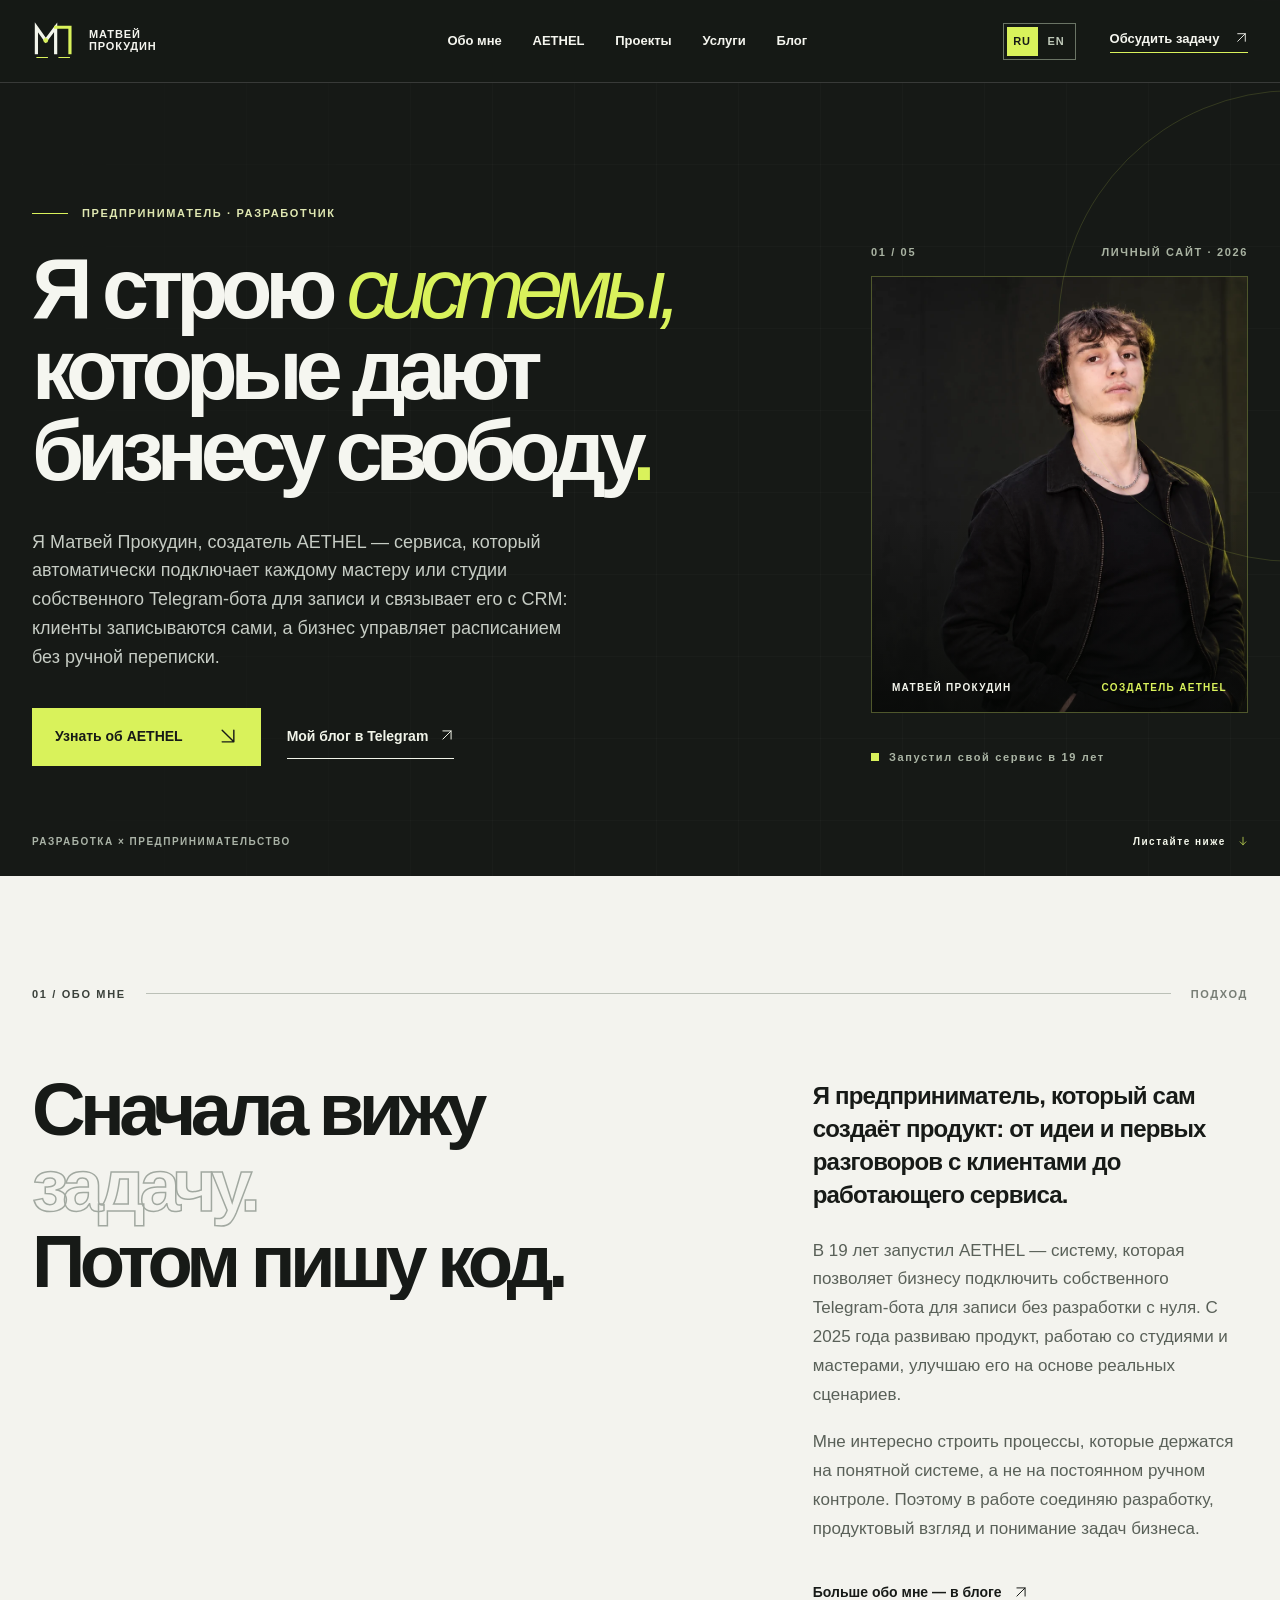
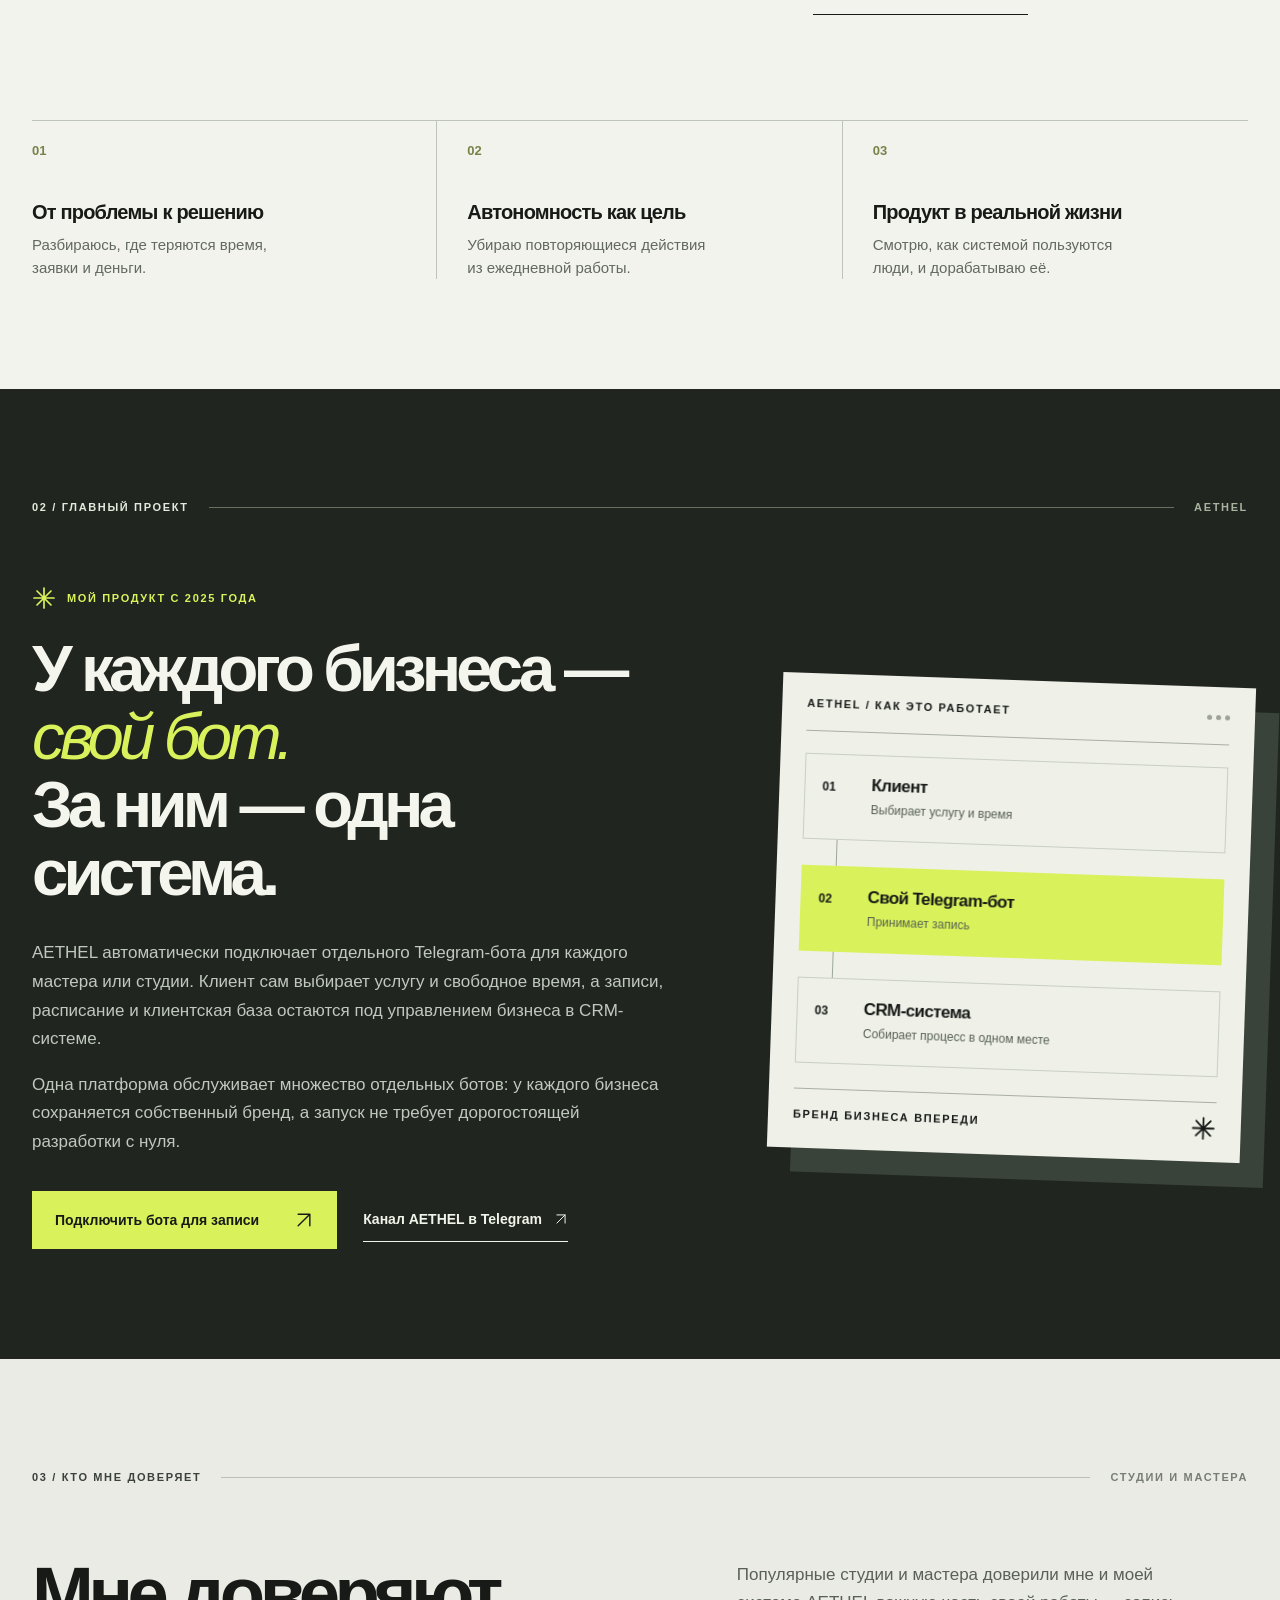
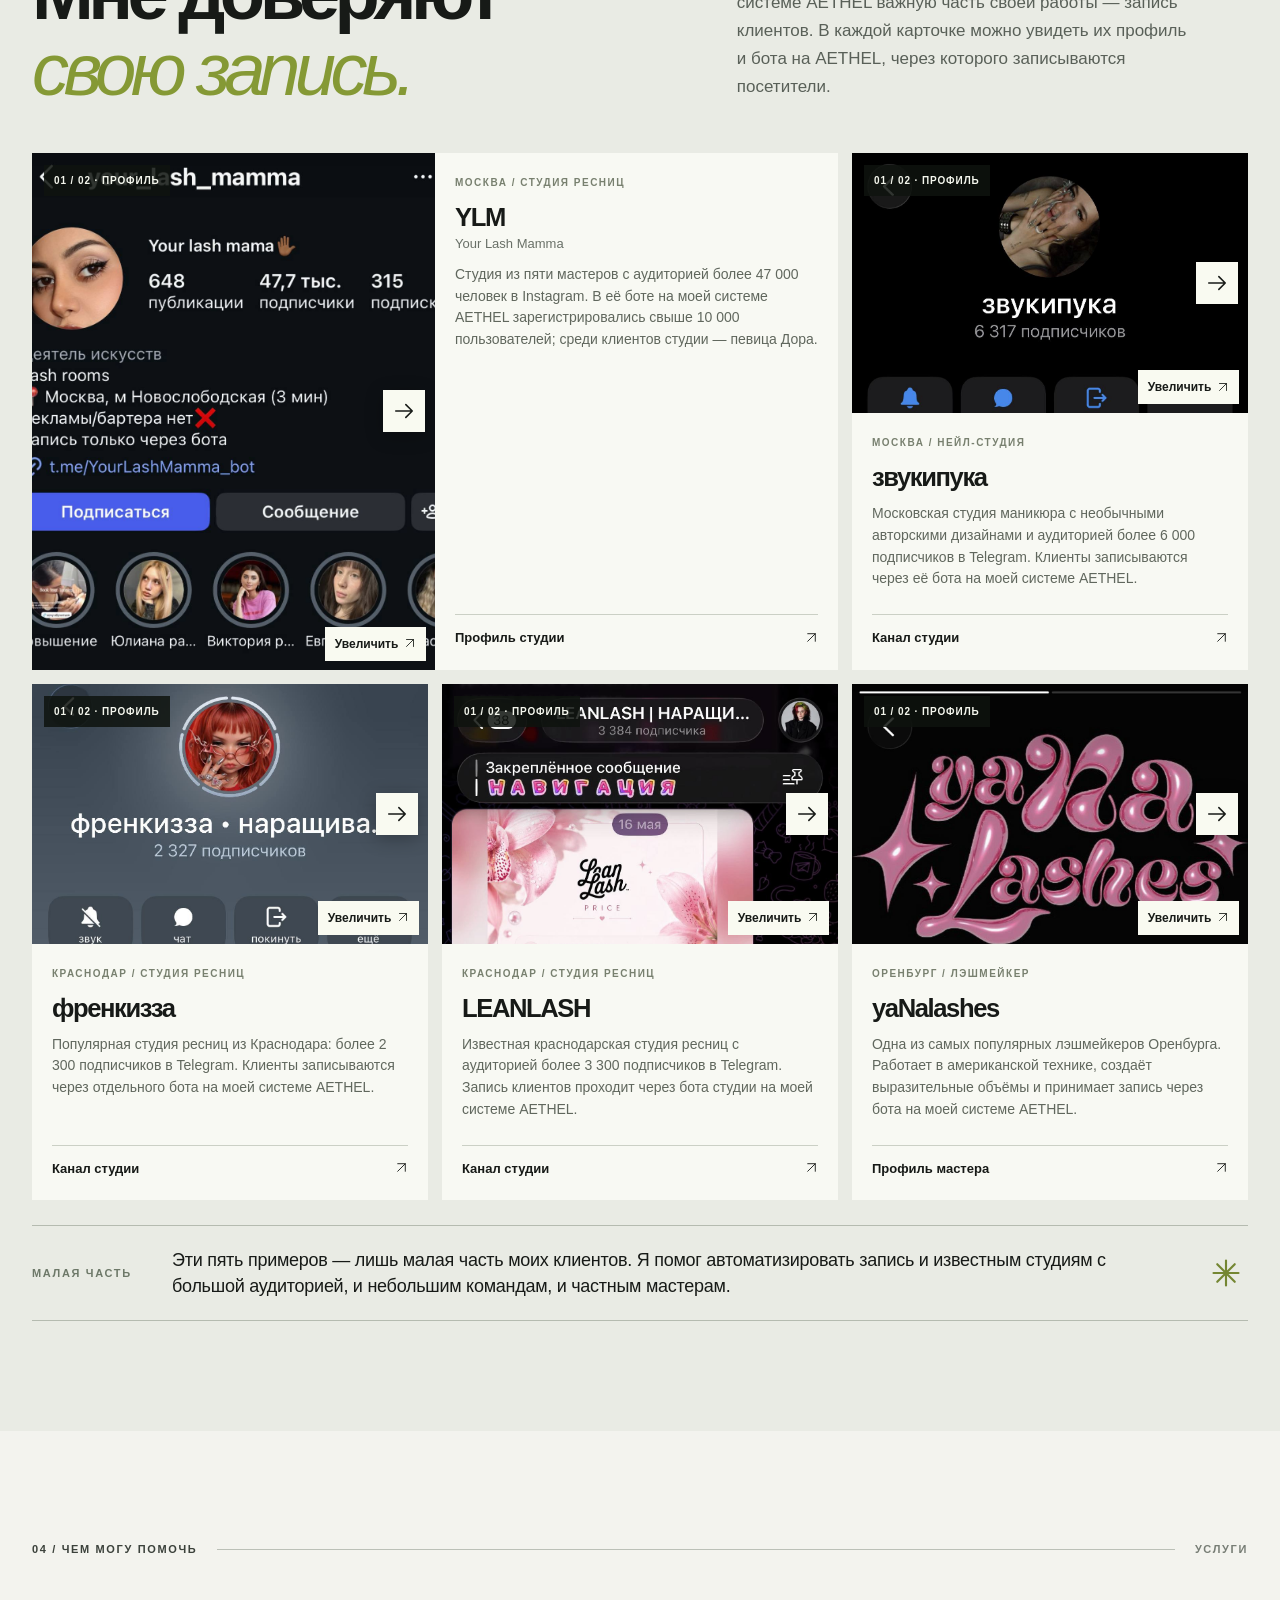
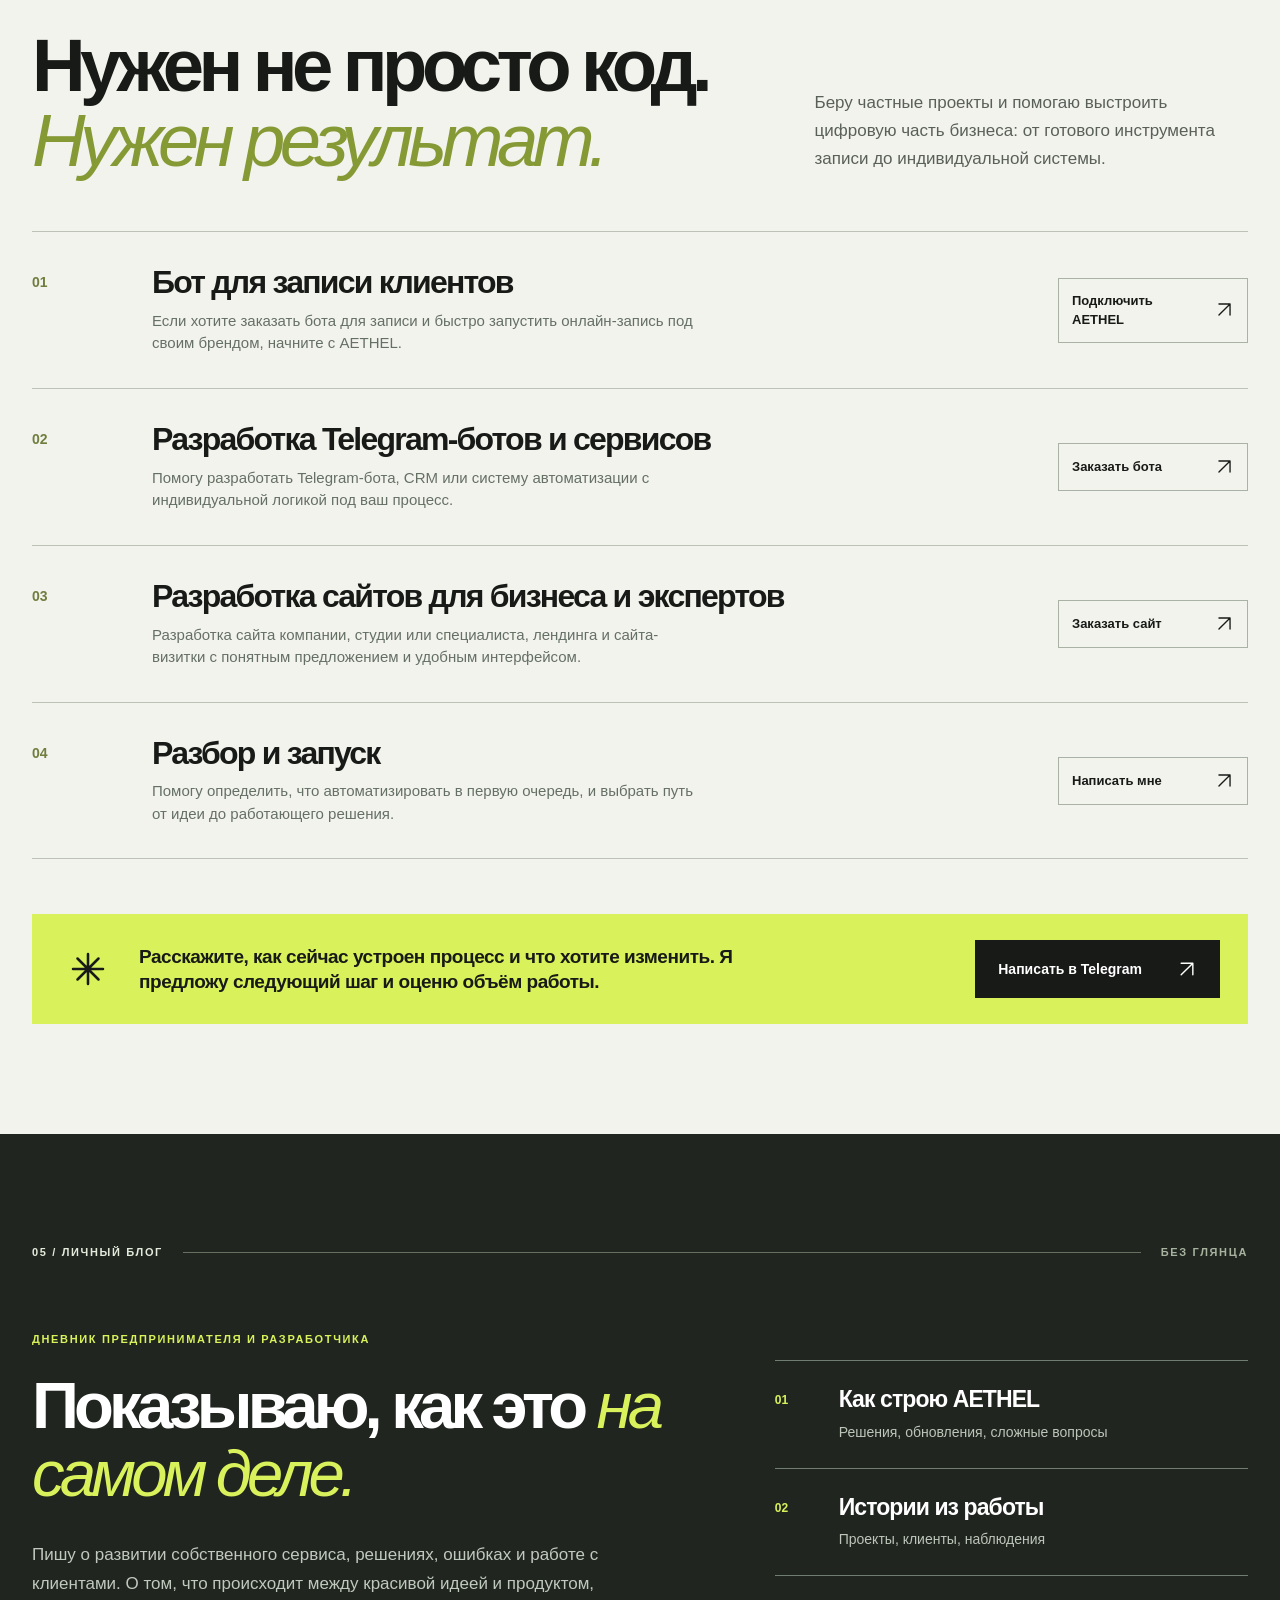
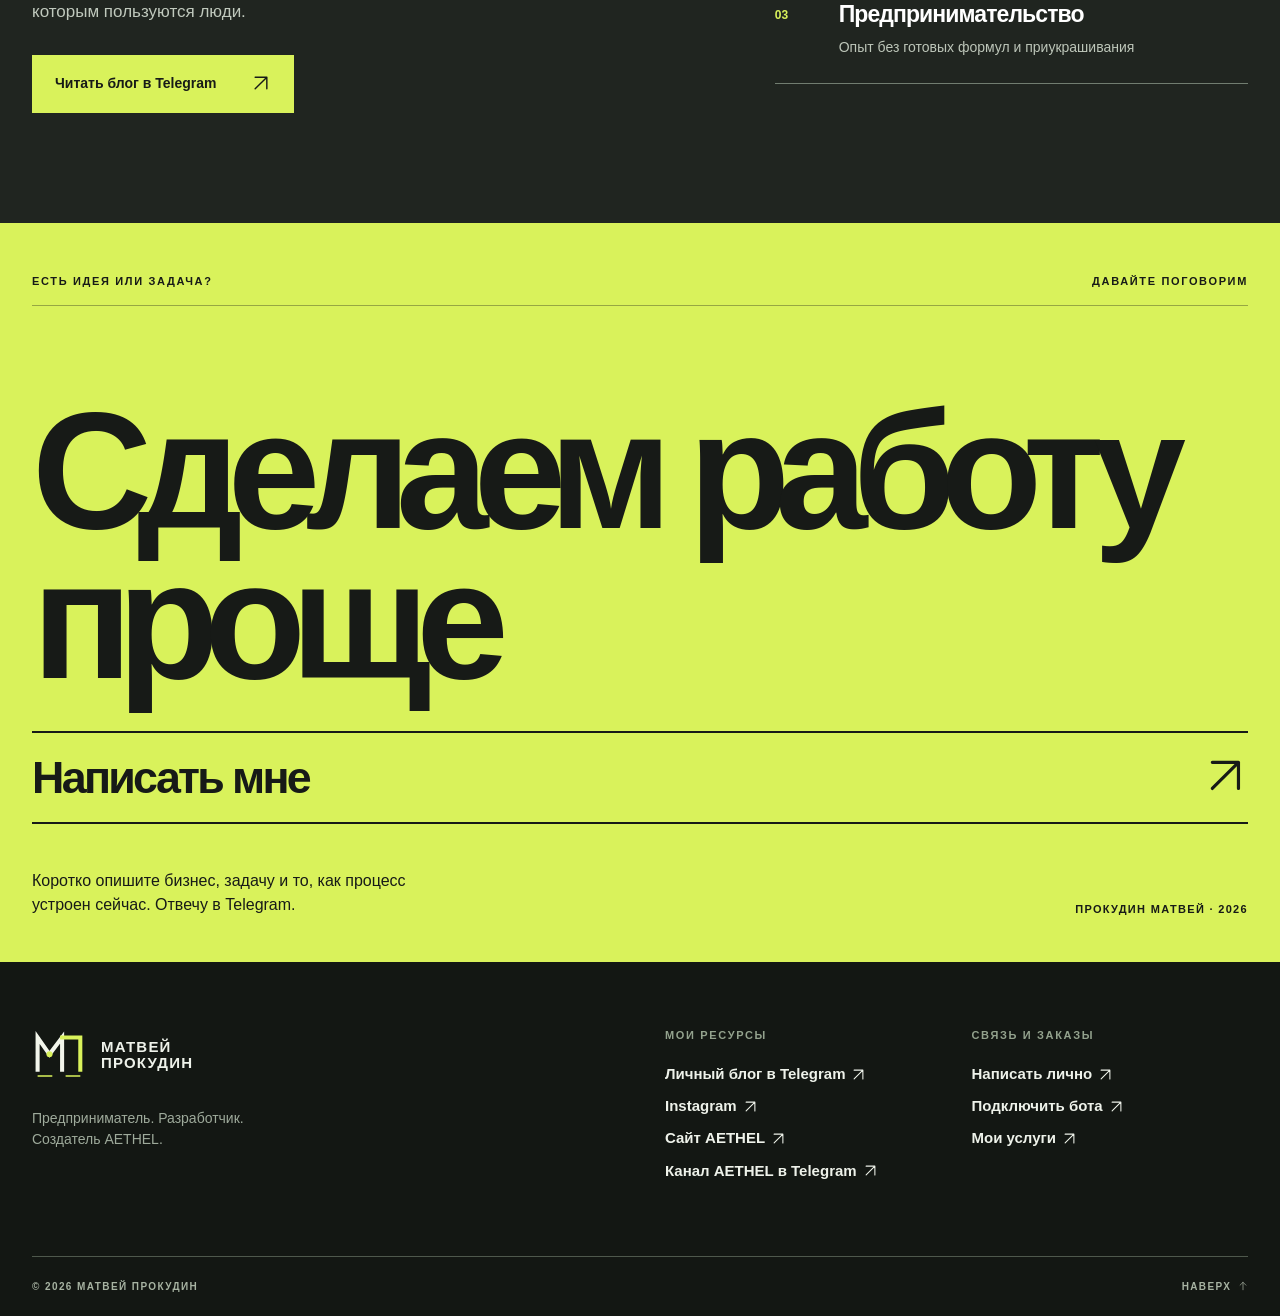
<file: index.html>
<!doctype html>
<html lang="ru">
<head>
  <meta charset="utf-8">
  <!-- Yandex.Metrika counter -->
  <script type="text/javascript">
    (function(m,e,t,r,i,k,a){
        m[i]=m[i]||function(){(m[i].a=m[i].a||[]).push(arguments)};
        m[i].l=1*new Date();
        for (var j = 0; j < document.scripts.length; j++) {if (document.scripts[j].src === r) { return; }}
        k=e.createElement(t),a=e.getElementsByTagName(t)[0],k.async=1,k.src=r,a.parentNode.insertBefore(k,a)
    })(window, document,'script','https://mc.yandex.ru/metrika/tag.js?id=113586801', 'ym');

    ym(113586801, 'init', {ssr:true, webvisor:true, clickmap:true, ecommerce:"dataLayer", referrer: document.referrer, url: location.href, accurateTrackBounce:true, trackLinks:true});
  </script>
  <!-- /Yandex.Metrika counter -->
  <script src="analytics.js" defer></script>
  <meta name="viewport" content="width=device-width, initial-scale=1">
  <meta name="theme-color" content="#161916">
  <meta name="description" content="Создатель AETHEL: Telegram-боты для записи клиентов студий и мастеров. Разработка ботов и сайтов на заказ, CRM и автоматизация бизнеса.">
  <meta name="author" content="Матвей Прокудин">
  <meta property="og:type" content="website">
  <meta property="og:locale" content="ru_RU">
  <meta property="og:title" content="Матвей Прокудин — разработка Telegram-ботов и сайтов">
  <meta property="og:description" content="Создатель AETHEL: Telegram-боты для записи клиентов студий и мастеров. Разработка ботов и сайтов на заказ, CRM и автоматизация бизнеса.">
  <meta name="twitter:card" content="summary_large_image">
  <meta name="twitter:title" content="Матвей Прокудин — разработка Telegram-ботов и сайтов">
  <meta name="twitter:description" content="Создатель AETHEL: Telegram-боты для записи клиентов студий и мастеров. Разработка ботов и сайтов на заказ, CRM и автоматизация бизнеса.">
  <meta name="twitter:image" content="https://prokudin-m.ru/assets/matvey-social.jpg">
  <meta name="twitter:image:alt" content="Матвей Прокудин, создатель AETHEL">
  <meta property="og:url" content="https://prokudin-m.ru/">
  <meta property="og:site_name" content="Матвей Прокудин">
  <meta property="og:locale:alternate" content="en_US">
  <meta property="og:image" content="https://prokudin-m.ru/assets/matvey-social.jpg">
  <meta property="og:image:type" content="image/jpeg">
  <meta property="og:image:width" content="1200">
  <meta property="og:image:height" content="800">
  <meta property="og:image:alt" content="Матвей Прокудин, создатель AETHEL">
  <link rel="canonical" href="https://prokudin-m.ru/">
  <link rel="alternate" hreflang="ru" href="https://prokudin-m.ru/">
  <link rel="alternate" hreflang="en" href="https://prokudin-m.ru/en/">
  <link rel="alternate" hreflang="x-default" href="https://prokudin-m.ru/">
  <title>Матвей Прокудин — разработка Telegram-ботов и сайтов</title>
  <link rel="icon" type="image/png" sizes="96x96" href="/favicon.png">
  <link rel="shortcut icon" type="image/x-icon" href="/favicon.ico">
  <link rel="apple-touch-icon" sizes="180x180" href="/apple-touch-icon.png">
  <link rel="stylesheet" href="style.css">
  <script type="application/ld+json">{"@context":"https://schema.org","@graph":[{"@type":"Person","name":"Матвей Прокудин","alternateName":"Прокудин Матвей","jobTitle":"Предприниматель и разработчик","description":"Создатель AETHEL, сервиса Telegram-ботов для записи клиентов на собственной CRM-системе. Разрабатывает ботов, сайты и системы автоматизации бизнеса.","knowsAbout":["Разработка Telegram-ботов","Разработка сайтов","Автоматизация бизнес-процессов","CRM-системы"],"sameAs":["https://t.me/Matvey_Prokudin","https://www.instagram.com/prokudin.matvey/"],"@id":"https://prokudin-m.ru/#person","url":"https://prokudin-m.ru/","image":"https://prokudin-m.ru/assets/matvey-social.jpg"},{"@type":"WebSite","@id":"https://prokudin-m.ru/#website","url":"https://prokudin-m.ru/","name":"Matvey Prokudin / Матвей Прокудин","inLanguage":["ru","en"],"publisher":{"@id":"https://prokudin-m.ru/#person"}},{"@type":"ProfilePage","@id":"https://prokudin-m.ru/#page","url":"https://prokudin-m.ru/","name":"Матвей Прокудин — разработка Telegram-ботов и сайтов","description":"Создатель AETHEL: Telegram-боты для записи клиентов студий и мастеров. Разработка ботов и сайтов на заказ, CRM и автоматизация бизнеса.","inLanguage":"ru","isPartOf":{"@id":"https://prokudin-m.ru/#website"},"mainEntity":{"@id":"https://prokudin-m.ru/#person"}}]}</script>
</head>
<body data-page-kind="home">
  <noscript><div><img src="https://mc.yandex.ru/watch/113586801" style="position:absolute; left:-9999px;" alt="" /></div></noscript>
  <a class="skip-link" href="#main" data-analytics-id="link_01">Перейти к содержанию</a>
  <header class="site-header">
    <div class="shell header-inner">
      <a class="brand" href="#top" aria-label="Матвей Прокудин — на главную" data-analytics-id="link_02"><img class="brand-mark" src="assets/logo-mark.svg" alt="" width="44" height="44"><span class="brand-name">МАТВЕЙ<br>ПРОКУДИН</span></a>
      <nav class="desktop-nav" aria-label="Основная навигация">
        <a href="#about" data-analytics-id="link_03">Обо мне</a><a href="#aethel" data-analytics-id="link_04">AETHEL</a><a href="#work" data-analytics-id="link_05">Проекты</a><a href="#services" data-analytics-id="link_06">Услуги</a><a href="#blog" data-analytics-id="link_07">Блог</a>
      </nav>
      <nav class="language-switch" aria-label="Язык сайта"><a href="./" lang="ru" aria-current="page" data-analytics-id="link_08">RU</a><a href="en/" lang="en" data-lang-link data-analytics-id="link_09">EN</a></nav>
      <a class="header-contact" href="https://t.me/prokudin_matvey" target="_blank" rel="noopener noreferrer" data-analytics-id="link_10" data-analytics-goal="contact_telegram">Обсудить задачу <span aria-hidden="true"><svg class="icon icon-arrow icon-arrow-up-right" xmlns="http://www.w3.org/2000/svg" viewBox="0 0 24 24" width="24" height="24" fill="none" stroke="currentColor" stroke-width="1.7" stroke-linecap="round" stroke-linejoin="round" aria-hidden="true" focusable="false"><path d="M5 19 19 5M5 5h14v14"></path></svg></span></a>
      <button class="menu-toggle" type="button" aria-expanded="false" aria-controls="mobile-menu" aria-label="Открыть меню"><span></span><span></span></button>
    </div>
    <nav class="mobile-nav" id="mobile-menu" aria-label="Мобильная навигация" hidden>
      <a href="#about" data-analytics-id="link_11">Обо мне</a><a href="#aethel" data-analytics-id="link_12">AETHEL</a><a href="#work" data-analytics-id="link_13">Проекты</a><a href="#services" data-analytics-id="link_14">Услуги</a><a href="#blog" data-analytics-id="link_15">Блог</a><a href="#contact" data-analytics-id="link_16">Контакты</a>
    </nav>
  </header>

  <main id="main">
    <section class="hero" id="top" aria-labelledby="hero-title" data-analytics-section="top">
      <div class="hero-grid" aria-hidden="true"></div>
      <div class="shell hero-inner">
        <div class="hero-copy">
          <div class="eyebrow hero-eyebrow"><span class="eyebrow-line"></span> ПРЕДПРИНИМАТЕЛЬ · РАЗРАБОТЧИК</div>
          <h1 id="hero-title">Я строю <em>системы,</em><br>которые дают<br>бизнесу свободу<span class="accent-period">.</span></h1>
          <p class="hero-lead">Я Матвей Прокудин, создатель AETHEL — сервиса, который автоматически подключает каждому мастеру или студии собственного Telegram-бота для записи и связывает его с CRM: клиенты записываются сами, а бизнес управляет расписанием без ручной переписки.</p>
          <div class="hero-actions"><a class="button button-lime" href="#aethel" data-analytics-id="link_17">Узнать об AETHEL <span aria-hidden="true"><svg class="icon icon-arrow icon-arrow-down-right" xmlns="http://www.w3.org/2000/svg" viewBox="0 0 24 24" width="24" height="24" fill="none" stroke="currentColor" stroke-width="1.7" stroke-linecap="round" stroke-linejoin="round" aria-hidden="true" focusable="false"><path d="M5 5 19 19M5 19h14V5"></path></svg></span></a><a class="text-link light-link" href="https://t.me/Matvey_Prokudin" target="_blank" rel="noopener noreferrer" data-analytics-id="link_18" data-analytics-goal="blog_telegram">Мой блог в Telegram <span aria-hidden="true"><svg class="icon icon-arrow icon-arrow-up-right" xmlns="http://www.w3.org/2000/svg" viewBox="0 0 24 24" width="24" height="24" fill="none" stroke="currentColor" stroke-width="1.7" stroke-linecap="round" stroke-linejoin="round" aria-hidden="true" focusable="false"><path d="M5 19 19 5M5 5h14v14"></path></svg></span></a></div>
        </div>
        <div class="hero-aside" aria-label="Кратко обо мне">
          <div class="hero-index"><span>01 / 05</span><span>ЛИЧНЫЙ САЙТ · 2026</span></div>
          <figure class="hero-portrait"><img src="assets/matvey-hero.webp" alt="Матвей Прокудин в чёрной куртке на тёмном фоне" width="1536" height="1024" fetchpriority="high"><figcaption><span>МАТВЕЙ ПРОКУДИН</span><span>СОЗДАТЕЛЬ AETHEL</span></figcaption></figure>
          <div class="hero-footnote"><span class="tiny-square"></span> Запустил свой сервис в 19 лет</div>
        </div>
      </div>
      <div class="shell hero-bottom"><span>РАЗРАБОТКА × ПРЕДПРИНИМАТЕЛЬСТВО</span><a href="#about" data-analytics-id="link_19">Листайте ниже <span aria-hidden="true"><svg class="icon icon-arrow icon-arrow-down" xmlns="http://www.w3.org/2000/svg" viewBox="0 0 24 24" width="24" height="24" fill="none" stroke="currentColor" stroke-width="1.7" stroke-linecap="round" stroke-linejoin="round" aria-hidden="true" focusable="false"><path d="M12 3v18M5 14l7 7 7-7"></path></svg></span></a></div>
    </section>

    <section class="section about-section" id="about" aria-labelledby="about-title" data-analytics-section="about">
      <div class="shell">
        <div class="section-head"><span class="section-no">01 / ОБО МНЕ</span><span class="section-rule"></span><span class="section-side">ПОДХОД</span></div>
        <div class="about-layout">
          <div class="about-heading" data-code-reveal><div class="code-reveal" aria-hidden="true"><span><i>const</i> problem = <b>business.process</b>;</span><span><i>if</i> (manualWork) <b>automate</b>();</span><span><i>for</i> (client <b>of</b> clients) {</span><span>&nbsp;&nbsp;system.<b>simplify</b>(client);</span><span>}</span></div><h2 class="display-title" id="about-title">Сначала вижу<br><span class="outline-word">задачу.</span><br>Потом пишу код.</h2></div>
          <div class="about-content"><p class="lead-copy">Я предприниматель, который сам создаёт продукт: от идеи и первых разговоров с клиентами до работающего сервиса.</p><p>В 19 лет запустил AETHEL — систему, которая позволяет бизнесу подключить собственного Telegram-бота для записи без разработки с нуля. С 2025 года развиваю продукт, работаю со студиями и мастерами, улучшаю его на основе реальных сценариев.</p><p>Мне интересно строить процессы, которые держатся на понятной системе, а не на постоянном ручном контроле. Поэтому в работе соединяю разработку, продуктовый взгляд и понимание задач бизнеса.</p><a class="text-link dark-link" href="https://t.me/Matvey_Prokudin" target="_blank" rel="noopener noreferrer" data-analytics-id="link_20" data-analytics-goal="blog_telegram">Больше обо мне — в блоге <span aria-hidden="true"><svg class="icon icon-arrow icon-arrow-up-right" xmlns="http://www.w3.org/2000/svg" viewBox="0 0 24 24" width="24" height="24" fill="none" stroke="currentColor" stroke-width="1.7" stroke-linecap="round" stroke-linejoin="round" aria-hidden="true" focusable="false"><path d="M5 19 19 5M5 5h14v14"></path></svg></span></a></div>
        </div>
        <div class="principles" aria-label="Мой подход"><div><span>01</span><strong>От проблемы к решению</strong><p>Разбираюсь, где теряются время, заявки и деньги.</p></div><div><span>02</span><strong>Автономность как цель</strong><p>Убираю повторяющиеся действия из ежедневной работы.</p></div><div><span>03</span><strong>Продукт в реальной жизни</strong><p>Смотрю, как системой пользуются люди, и дорабатываю её.</p></div></div>
      </div>
    </section>

    <section class="section aethel-section" id="aethel" aria-labelledby="aethel-title" data-analytics-section="aethel">
      <div class="shell">
        <div class="section-head section-head-dark"><span class="section-no">02 / ГЛАВНЫЙ ПРОЕКТ</span><span class="section-rule"></span><span class="section-side">AETHEL</span></div>
        <div class="aethel-layout">
          <div class="aethel-copy"><div class="product-kicker"><span class="product-spark" aria-hidden="true"><svg class="icon icon-spark icon-spark" xmlns="http://www.w3.org/2000/svg" viewBox="0 0 24 24" width="24" height="24" fill="none" stroke="currentColor" stroke-width="1.7" stroke-linecap="round" stroke-linejoin="round" aria-hidden="true" focusable="false"><path d="M12 2v20M2 12h20M5 5l14 14M5 19 19 5"></path></svg></span> МОЙ ПРОДУКТ С 2025 ГОДА</div><h2 id="aethel-title">У каждого бизнеса — <em>свой бот.</em><br>За ним — одна система.</h2><p>AETHEL автоматически подключает отдельного Telegram-бота для каждого мастера или студии. Клиент сам выбирает услугу и свободное время, а записи, расписание и клиентская база остаются под управлением бизнеса в CRM-системе.</p><p>Одна платформа обслуживает множество отдельных ботов: у каждого бизнеса сохраняется собственный бренд, а запуск не требует дорогостоящей разработки с нуля.</p><div class="product-actions"><a class="button button-lime" href="https://www.aethelbotstore.ru/" target="_blank" rel="noopener noreferrer" data-analytics-id="link_21" data-analytics-goal="aethel_connect">Подключить бота для записи <span aria-hidden="true"><svg class="icon icon-arrow icon-arrow-up-right" xmlns="http://www.w3.org/2000/svg" viewBox="0 0 24 24" width="24" height="24" fill="none" stroke="currentColor" stroke-width="1.7" stroke-linecap="round" stroke-linejoin="round" aria-hidden="true" focusable="false"><path d="M5 19 19 5M5 5h14v14"></path></svg></span></a><a class="text-link light-link" href="https://t.me/AETHEL_bots" target="_blank" rel="noopener noreferrer" data-analytics-id="link_22" data-analytics-goal="aethel_channel">Канал AETHEL в Telegram <span aria-hidden="true"><svg class="icon icon-arrow icon-arrow-up-right" xmlns="http://www.w3.org/2000/svg" viewBox="0 0 24 24" width="24" height="24" fill="none" stroke="currentColor" stroke-width="1.7" stroke-linecap="round" stroke-linejoin="round" aria-hidden="true" focusable="false"><path d="M5 19 19 5M5 5h14v14"></path></svg></span></a></div></div>
          <div class="system-visual" aria-label="Как устроен AETHEL"><div class="visual-header"><span>AETHEL / КАК ЭТО РАБОТАЕТ</span><span class="visual-dots" aria-hidden="true"><i></i><i></i><i></i></span></div><div class="flow-list"><div class="flow-row"><b>01</b><span>Клиент</span><strong>Выбирает услугу и время</strong></div><div class="flow-line" aria-hidden="true"></div><div class="flow-row active"><b>02</b><span>Свой Telegram-бот</span><strong>Принимает запись</strong></div><div class="flow-line" aria-hidden="true"></div><div class="flow-row"><b>03</b><span>CRM-система</span><strong>Собирает процесс в одном месте</strong></div></div><div class="visual-footer"><span>БРЕНД БИЗНЕСА ВПЕРЕДИ</span><span aria-hidden="true"><svg class="icon icon-spark icon-spark" xmlns="http://www.w3.org/2000/svg" viewBox="0 0 24 24" width="24" height="24" fill="none" stroke="currentColor" stroke-width="1.7" stroke-linecap="round" stroke-linejoin="round" aria-hidden="true" focusable="false"><path d="M12 2v20M2 12h20M5 5l14 14M5 19 19 5"></path></svg></span></div></div>
        </div>
      </div>
    </section>

    <section class="section proof-section" id="work" aria-labelledby="work-title" data-analytics-section="work">
      <div class="shell">
        <div class="section-head"><span class="section-no">03 / КТО МНЕ ДОВЕРЯЕТ</span><span class="section-rule"></span><span class="section-side">СТУДИИ И МАСТЕРА</span></div>
        <div class="proof-intro"><h2 class="display-title" id="work-title">Мне доверяют<br><em>свою запись.</em></h2><p>Популярные студии и мастера доверили мне и моей системе AETHEL важную часть своей работы — запись клиентов. В каждой карточке можно увидеть их профиль и бота на AETHEL, через которого записываются посетители.</p></div>
        <div class="proof-grid">
          <article class="proof-card proof-card-featured" data-analytics-client="ylm">
            <div class="proof-image" data-carousel aria-label="Фото студии YLM и её бота для записи">
              <div class="proof-slide"><img src="assets/ylm.jpg" alt="Профиль YLM с аудиторией 47,7 тысячи подписчиков" loading="lazy" width="1171" height="1306"></div>
              <div class="proof-slide proof-slide-bot" hidden><img src="assets/ylm-bot.jpg" alt="Собственный Telegram-бот студии YLM для записи на ресницы" loading="lazy" width="1178" height="2287"></div>
              <span class="proof-count" aria-live="polite">01 / 02 · ПРОФИЛЬ</span>
              <button class="slide-arrow slide-prev" type="button" aria-label="Показать профиль YLM" hidden><svg class="icon icon-arrow icon-arrow-left" xmlns="http://www.w3.org/2000/svg" viewBox="0 0 24 24" width="24" height="24" fill="none" stroke="currentColor" stroke-width="1.7" stroke-linecap="round" stroke-linejoin="round" aria-hidden="true" focusable="false"><path d="M21 12H3M10 5l-7 7 7 7"></path></svg></button><button class="slide-arrow slide-next" type="button" aria-label="Показать бота YLM"><svg class="icon icon-arrow icon-arrow-right" xmlns="http://www.w3.org/2000/svg" viewBox="0 0 24 24" width="24" height="24" fill="none" stroke="currentColor" stroke-width="1.7" stroke-linecap="round" stroke-linejoin="round" aria-hidden="true" focusable="false"><path d="M3 12h18M14 5l7 7-7 7"></path></svg></button>
              <button type="button" class="view-image" aria-label="Увеличить текущее фото YLM">Увеличить <span aria-hidden="true"><svg class="icon icon-arrow icon-arrow-up-right" xmlns="http://www.w3.org/2000/svg" viewBox="0 0 24 24" width="24" height="24" fill="none" stroke="currentColor" stroke-width="1.7" stroke-linecap="round" stroke-linejoin="round" aria-hidden="true" focusable="false"><path d="M5 19 19 5M5 5h14v14"></path></svg></span></button>
            </div>
            <div class="proof-info"><span>МОСКВА / СТУДИЯ РЕСНИЦ</span><h3>YLM <small>Your Lash Mamma</small></h3><p>Студия из пяти мастеров с аудиторией более 47 000 человек в Instagram. В её боте на моей системе AETHEL зарегистрировались свыше 10 000 пользователей; среди клиентов студии — певица Дора.</p><a href="https://www.instagram.com/your_lash_mamma/" target="_blank" rel="noopener noreferrer" data-analytics-id="link_23" data-analytics-goal="client_profile">Профиль студии <span aria-hidden="true"><svg class="icon icon-arrow icon-arrow-up-right" xmlns="http://www.w3.org/2000/svg" viewBox="0 0 24 24" width="24" height="24" fill="none" stroke="currentColor" stroke-width="1.7" stroke-linecap="round" stroke-linejoin="round" aria-hidden="true" focusable="false"><path d="M5 19 19 5M5 5h14v14"></path></svg></span></a></div>
          </article>
          <article class="proof-card" data-analytics-client="zvukipuka">
            <div class="proof-image" data-carousel aria-label="Фото студии звукипука и её бота для записи">
              <div class="proof-slide"><img src="assets/zvukipuka.jpg" alt="Telegram-канал студии звукипука с более чем 6 тысячами подписчиков" loading="lazy" width="1175" height="1601"></div>
              <div class="proof-slide proof-slide-bot" hidden><img src="assets/zvukipuka-bot.jpg" alt="Telegram-бот студии звукипука для записи на маникюр" loading="lazy" width="1171" height="2305"></div>
              <span class="proof-count" aria-live="polite">01 / 02 · ПРОФИЛЬ</span>
              <button class="slide-arrow slide-prev" type="button" aria-label="Показать профиль звукипука" hidden><svg class="icon icon-arrow icon-arrow-left" xmlns="http://www.w3.org/2000/svg" viewBox="0 0 24 24" width="24" height="24" fill="none" stroke="currentColor" stroke-width="1.7" stroke-linecap="round" stroke-linejoin="round" aria-hidden="true" focusable="false"><path d="M21 12H3M10 5l-7 7 7 7"></path></svg></button><button class="slide-arrow slide-next" type="button" aria-label="Показать бота звукипука"><svg class="icon icon-arrow icon-arrow-right" xmlns="http://www.w3.org/2000/svg" viewBox="0 0 24 24" width="24" height="24" fill="none" stroke="currentColor" stroke-width="1.7" stroke-linecap="round" stroke-linejoin="round" aria-hidden="true" focusable="false"><path d="M3 12h18M14 5l7 7-7 7"></path></svg></button>
              <button type="button" class="view-image" aria-label="Увеличить текущее фото звукипука">Увеличить <span aria-hidden="true"><svg class="icon icon-arrow icon-arrow-up-right" xmlns="http://www.w3.org/2000/svg" viewBox="0 0 24 24" width="24" height="24" fill="none" stroke="currentColor" stroke-width="1.7" stroke-linecap="round" stroke-linejoin="round" aria-hidden="true" focusable="false"><path d="M5 19 19 5M5 5h14v14"></path></svg></span></button>
            </div>
            <div class="proof-info"><span>МОСКВА / НЕЙЛ-СТУДИЯ</span><h3>звукипука</h3><p>Московская студия маникюра с необычными авторскими дизайнами и аудиторией более 6 000 подписчиков в Telegram. Клиенты записываются через её бота на моей системе AETHEL.</p><a href="https://t.me/arishazvukipuka" target="_blank" rel="noopener noreferrer" data-analytics-id="link_24" data-analytics-goal="client_profile">Канал студии <span aria-hidden="true"><svg class="icon icon-arrow icon-arrow-up-right" xmlns="http://www.w3.org/2000/svg" viewBox="0 0 24 24" width="24" height="24" fill="none" stroke="currentColor" stroke-width="1.7" stroke-linecap="round" stroke-linejoin="round" aria-hidden="true" focusable="false"><path d="M5 19 19 5M5 5h14v14"></path></svg></span></a></div>
          </article>
          <article class="proof-card" data-analytics-client="frenkizza">
            <div class="proof-image" data-carousel aria-label="Фото студии френкизза и её бота для записи">
              <div class="proof-slide"><img src="assets/frenkizza.jpg" alt="Telegram-канал студии френкизза с более чем 2,3 тысячи подписчиков" loading="lazy" width="1179" height="1606"></div>
              <div class="proof-slide proof-slide-bot" hidden><img src="assets/frenkizza-bot.jpg" alt="Telegram-бот студии френкизза для записи на ресницы" loading="lazy" width="1179" height="2301"></div>
              <span class="proof-count" aria-live="polite">01 / 02 · ПРОФИЛЬ</span>
              <button class="slide-arrow slide-prev" type="button" aria-label="Показать профиль френкизза" hidden><svg class="icon icon-arrow icon-arrow-left" xmlns="http://www.w3.org/2000/svg" viewBox="0 0 24 24" width="24" height="24" fill="none" stroke="currentColor" stroke-width="1.7" stroke-linecap="round" stroke-linejoin="round" aria-hidden="true" focusable="false"><path d="M21 12H3M10 5l-7 7 7 7"></path></svg></button><button class="slide-arrow slide-next" type="button" aria-label="Показать бота френкизза"><svg class="icon icon-arrow icon-arrow-right" xmlns="http://www.w3.org/2000/svg" viewBox="0 0 24 24" width="24" height="24" fill="none" stroke="currentColor" stroke-width="1.7" stroke-linecap="round" stroke-linejoin="round" aria-hidden="true" focusable="false"><path d="M3 12h18M14 5l7 7-7 7"></path></svg></button>
              <button type="button" class="view-image" aria-label="Увеличить текущее фото френкизза">Увеличить <span aria-hidden="true"><svg class="icon icon-arrow icon-arrow-up-right" xmlns="http://www.w3.org/2000/svg" viewBox="0 0 24 24" width="24" height="24" fill="none" stroke="currentColor" stroke-width="1.7" stroke-linecap="round" stroke-linejoin="round" aria-hidden="true" focusable="false"><path d="M5 19 19 5M5 5h14v14"></path></svg></span></button>
            </div>
            <div class="proof-info"><span>КРАСНОДАР / СТУДИЯ РЕСНИЦ</span><h3>френкизза</h3><p>Популярная студия ресниц из Краснодара: более 2 300 подписчиков в Telegram. Клиенты записываются через отдельного бота на моей системе AETHEL.</p><a href="https://t.me/frenkizza" target="_blank" rel="noopener noreferrer" data-analytics-id="link_25" data-analytics-goal="client_profile">Канал студии <span aria-hidden="true"><svg class="icon icon-arrow icon-arrow-up-right" xmlns="http://www.w3.org/2000/svg" viewBox="0 0 24 24" width="24" height="24" fill="none" stroke="currentColor" stroke-width="1.7" stroke-linecap="round" stroke-linejoin="round" aria-hidden="true" focusable="false"><path d="M5 19 19 5M5 5h14v14"></path></svg></span></a></div>
          </article>
          <article class="proof-card" data-analytics-client="leanlash">
            <div class="proof-image" data-carousel aria-label="Фото студии LEANLASH и её бота для записи">
              <div class="proof-slide"><img src="assets/leanlash.jpg" alt="Telegram-канал LEANLASH с более чем 3,3 тысячи подписчиков" loading="lazy" width="1173" height="2181"></div>
              <div class="proof-slide proof-slide-bot" hidden><img src="assets/leanlash-bot.jpg" alt="Собственный Telegram-бот LEANLASH для записи клиентов" loading="lazy" width="1175" height="2274"></div>
              <span class="proof-count" aria-live="polite">01 / 02 · ПРОФИЛЬ</span>
              <button class="slide-arrow slide-prev" type="button" aria-label="Показать профиль LEANLASH" hidden><svg class="icon icon-arrow icon-arrow-left" xmlns="http://www.w3.org/2000/svg" viewBox="0 0 24 24" width="24" height="24" fill="none" stroke="currentColor" stroke-width="1.7" stroke-linecap="round" stroke-linejoin="round" aria-hidden="true" focusable="false"><path d="M21 12H3M10 5l-7 7 7 7"></path></svg></button><button class="slide-arrow slide-next" type="button" aria-label="Показать бота LEANLASH"><svg class="icon icon-arrow icon-arrow-right" xmlns="http://www.w3.org/2000/svg" viewBox="0 0 24 24" width="24" height="24" fill="none" stroke="currentColor" stroke-width="1.7" stroke-linecap="round" stroke-linejoin="round" aria-hidden="true" focusable="false"><path d="M3 12h18M14 5l7 7-7 7"></path></svg></button>
              <button type="button" class="view-image" aria-label="Увеличить текущее фото LEANLASH">Увеличить <span aria-hidden="true"><svg class="icon icon-arrow icon-arrow-up-right" xmlns="http://www.w3.org/2000/svg" viewBox="0 0 24 24" width="24" height="24" fill="none" stroke="currentColor" stroke-width="1.7" stroke-linecap="round" stroke-linejoin="round" aria-hidden="true" focusable="false"><path d="M5 19 19 5M5 5h14v14"></path></svg></span></button>
            </div>
            <div class="proof-info"><span>КРАСНОДАР / СТУДИЯ РЕСНИЦ</span><h3>LEANLASH</h3><p>Известная краснодарская студия ресниц с аудиторией более 3 300 подписчиков в Telegram. Запись клиентов проходит через бота студии на моей системе AETHEL.</p><a href="https://t.me/leanlash" target="_blank" rel="noopener noreferrer" data-analytics-id="link_26" data-analytics-goal="client_profile">Канал студии <span aria-hidden="true"><svg class="icon icon-arrow icon-arrow-up-right" xmlns="http://www.w3.org/2000/svg" viewBox="0 0 24 24" width="24" height="24" fill="none" stroke="currentColor" stroke-width="1.7" stroke-linecap="round" stroke-linejoin="round" aria-hidden="true" focusable="false"><path d="M5 19 19 5M5 5h14v14"></path></svg></span></a></div>
          </article>
          <article class="proof-card" data-analytics-client="yanalashes">
            <div class="proof-image" data-carousel aria-label="Фото мастера yaNalashes и её бота для записи">
              <div class="proof-slide"><img src="assets/yanalashes.jpg" alt="Профиль мастера yaNalashes из Оренбурга" loading="lazy" width="1176" height="2425"></div>
              <div class="proof-slide proof-slide-bot" hidden><img src="assets/yanalashes-bot.jpg" alt="Telegram-бот мастера yaNalashes для записи клиентов" loading="lazy" width="1179" height="2370"></div>
              <span class="proof-count" aria-live="polite">01 / 02 · ПРОФИЛЬ</span>
              <button class="slide-arrow slide-prev" type="button" aria-label="Показать профиль yaNalashes" hidden><svg class="icon icon-arrow icon-arrow-left" xmlns="http://www.w3.org/2000/svg" viewBox="0 0 24 24" width="24" height="24" fill="none" stroke="currentColor" stroke-width="1.7" stroke-linecap="round" stroke-linejoin="round" aria-hidden="true" focusable="false"><path d="M21 12H3M10 5l-7 7 7 7"></path></svg></button><button class="slide-arrow slide-next" type="button" aria-label="Показать бота yaNalashes"><svg class="icon icon-arrow icon-arrow-right" xmlns="http://www.w3.org/2000/svg" viewBox="0 0 24 24" width="24" height="24" fill="none" stroke="currentColor" stroke-width="1.7" stroke-linecap="round" stroke-linejoin="round" aria-hidden="true" focusable="false"><path d="M3 12h18M14 5l7 7-7 7"></path></svg></button>
              <button type="button" class="view-image" aria-label="Увеличить текущее фото yaNalashes">Увеличить <span aria-hidden="true"><svg class="icon icon-arrow icon-arrow-up-right" xmlns="http://www.w3.org/2000/svg" viewBox="0 0 24 24" width="24" height="24" fill="none" stroke="currentColor" stroke-width="1.7" stroke-linecap="round" stroke-linejoin="round" aria-hidden="true" focusable="false"><path d="M5 19 19 5M5 5h14v14"></path></svg></span></button>
            </div>
            <div class="proof-info"><span>ОРЕНБУРГ / ЛЭШМЕЙКЕР</span><h3>yaNalashes</h3><p>Одна из самых популярных лэшмейкеров Оренбурга. Работает в американской технике, создаёт выразительные объёмы и принимает запись через бота на моей системе AETHEL.</p><a href="https://t.me/yalashsoska" target="_blank" rel="noopener noreferrer" data-analytics-id="link_27" data-analytics-goal="client_profile">Профиль мастера <span aria-hidden="true"><svg class="icon icon-arrow icon-arrow-up-right" xmlns="http://www.w3.org/2000/svg" viewBox="0 0 24 24" width="24" height="24" fill="none" stroke="currentColor" stroke-width="1.7" stroke-linecap="round" stroke-linejoin="round" aria-hidden="true" focusable="false"><path d="M5 19 19 5M5 5h14v14"></path></svg></span></a></div>
          </article>
        </div>
        <div class="more-proof"><span>МАЛАЯ ЧАСТЬ</span><p>Эти пять примеров — лишь малая часть моих клиентов. Я помог автоматизировать запись и известным студиям с большой аудиторией, и небольшим командам, и частным мастерам.</p><span class="more-proof-star" aria-hidden="true"><svg class="icon icon-spark icon-spark" xmlns="http://www.w3.org/2000/svg" viewBox="0 0 24 24" width="24" height="24" fill="none" stroke="currentColor" stroke-width="1.7" stroke-linecap="round" stroke-linejoin="round" aria-hidden="true" focusable="false"><path d="M12 2v20M2 12h20M5 5l14 14M5 19 19 5"></path></svg></span></div>
      </div>
    </section>

    <section class="section services-section" id="services" aria-labelledby="services-title" data-analytics-section="services"><div class="shell"><div class="section-head"><span class="section-no">04 / ЧЕМ МОГУ ПОМОЧЬ</span><span class="section-rule"></span><span class="section-side">УСЛУГИ</span></div><div class="services-intro"><h2 class="display-title" id="services-title">Нужен не просто код.<br><em>Нужен результат.</em></h2><p>Беру частные проекты и помогаю выстроить цифровую часть бизнеса: от готового инструмента записи до индивидуальной системы.</p></div><div class="service-list">
      <article class="service-row" data-analytics-service="booking_bot"><span class="service-n">01</span><div><h3>Бот для записи клиентов</h3><p>Если хотите заказать бота для записи и быстро запустить онлайн-запись под своим брендом, начните с AETHEL.</p></div><a href="https://www.aethelbotstore.ru/" target="_blank" rel="noopener noreferrer" aria-label="Подключить бота для записи через AETHEL" data-analytics-id="link_28" data-analytics-goal="aethel_connect">Подключить AETHEL <span aria-hidden="true"><svg class="icon icon-arrow icon-arrow-up-right" xmlns="http://www.w3.org/2000/svg" viewBox="0 0 24 24" width="24" height="24" fill="none" stroke="currentColor" stroke-width="1.7" stroke-linecap="round" stroke-linejoin="round" aria-hidden="true" focusable="false"><path d="M5 19 19 5M5 5h14v14"></path></svg></span></a></article>
      <article class="service-row" data-analytics-service="custom_bot"><span class="service-n">02</span><div><h3>Разработка Telegram-ботов и сервисов</h3><p>Помогу разработать Telegram-бота, CRM или систему автоматизации с индивидуальной логикой под ваш процесс.</p></div><a href="https://t.me/prokudin_matvey" target="_blank" rel="noopener noreferrer" aria-label="Заказать разработку бота или сервиса" data-analytics-id="link_29" data-analytics-goal="contact_telegram">Заказать бота <span aria-hidden="true"><svg class="icon icon-arrow icon-arrow-up-right" xmlns="http://www.w3.org/2000/svg" viewBox="0 0 24 24" width="24" height="24" fill="none" stroke="currentColor" stroke-width="1.7" stroke-linecap="round" stroke-linejoin="round" aria-hidden="true" focusable="false"><path d="M5 19 19 5M5 5h14v14"></path></svg></span></a></article>
      <article class="service-row" data-analytics-service="website"><span class="service-n">03</span><div><h3>Разработка сайтов для бизнеса и экспертов</h3><p>Разработка сайта компании, студии или специалиста, лендинга и сайта-визитки с понятным предложением и удобным интерфейсом.</p></div><a href="https://t.me/prokudin_matvey" target="_blank" rel="noopener noreferrer" aria-label="Заказать разработку сайта" data-analytics-id="link_30" data-analytics-goal="contact_telegram">Заказать сайт <span aria-hidden="true"><svg class="icon icon-arrow icon-arrow-up-right" xmlns="http://www.w3.org/2000/svg" viewBox="0 0 24 24" width="24" height="24" fill="none" stroke="currentColor" stroke-width="1.7" stroke-linecap="round" stroke-linejoin="round" aria-hidden="true" focusable="false"><path d="M5 19 19 5M5 5h14v14"></path></svg></span></a></article>
      <article class="service-row" data-analytics-service="consultation"><span class="service-n">04</span><div><h3>Разбор и запуск</h3><p>Помогу определить, что автоматизировать в первую очередь, и выбрать путь от идеи до работающего решения.</p></div><a href="https://t.me/prokudin_matvey" target="_blank" rel="noopener noreferrer" aria-label="Обсудить консультацию по автоматизации бизнеса" data-analytics-id="link_31" data-analytics-goal="contact_telegram">Написать мне <span aria-hidden="true"><svg class="icon icon-arrow icon-arrow-up-right" xmlns="http://www.w3.org/2000/svg" viewBox="0 0 24 24" width="24" height="24" fill="none" stroke="currentColor" stroke-width="1.7" stroke-linecap="round" stroke-linejoin="round" aria-hidden="true" focusable="false"><path d="M5 19 19 5M5 5h14v14"></path></svg></span></a></article>
    </div><div class="services-note"><span class="note-icon" aria-hidden="true"><svg class="icon icon-spark icon-spark" xmlns="http://www.w3.org/2000/svg" viewBox="0 0 24 24" width="24" height="24" fill="none" stroke="currentColor" stroke-width="1.7" stroke-linecap="round" stroke-linejoin="round" aria-hidden="true" focusable="false"><path d="M12 2v20M2 12h20M5 5l14 14M5 19 19 5"></path></svg></span><p>Расскажите, как сейчас устроен процесс и что хотите изменить. Я предложу следующий шаг и оценю объём работы.</p><a class="button button-dark" href="https://t.me/prokudin_matvey" target="_blank" rel="noopener noreferrer" data-analytics-id="link_32" data-analytics-goal="contact_telegram">Написать в Telegram <span aria-hidden="true"><svg class="icon icon-arrow icon-arrow-up-right" xmlns="http://www.w3.org/2000/svg" viewBox="0 0 24 24" width="24" height="24" fill="none" stroke="currentColor" stroke-width="1.7" stroke-linecap="round" stroke-linejoin="round" aria-hidden="true" focusable="false"><path d="M5 19 19 5M5 5h14v14"></path></svg></span></a></div></div></section>

    <section class="section blog-section" id="blog" aria-labelledby="blog-title" data-analytics-section="blog"><div class="shell"><div class="section-head section-head-dark"><span class="section-no">05 / ЛИЧНЫЙ БЛОГ</span><span class="section-rule"></span><span class="section-side">БЕЗ ГЛЯНЦА</span></div><div class="blog-layout"><div class="blog-copy"><span class="blog-label">ДНЕВНИК ПРЕДПРИНИМАТЕЛЯ И РАЗРАБОТЧИКА</span><h2 id="blog-title">Показываю, как это <em>на самом деле.</em></h2><p>Пишу о развитии собственного сервиса, решениях, ошибках и работе с клиентами. О том, что происходит между красивой идеей и продуктом, которым пользуются люди.</p><a class="button button-lime" href="https://t.me/Matvey_Prokudin" target="_blank" rel="noopener noreferrer" data-analytics-id="link_33" data-analytics-goal="blog_telegram">Читать блог в Telegram <span aria-hidden="true"><svg class="icon icon-arrow icon-arrow-up-right" xmlns="http://www.w3.org/2000/svg" viewBox="0 0 24 24" width="24" height="24" fill="none" stroke="currentColor" stroke-width="1.7" stroke-linecap="round" stroke-linejoin="round" aria-hidden="true" focusable="false"><path d="M5 19 19 5M5 5h14v14"></path></svg></span></a></div><div class="blog-topics"><div><span>01</span><strong>Как строю AETHEL</strong><small>Решения, обновления, сложные вопросы</small></div><div><span>02</span><strong>Истории из работы</strong><small>Проекты, клиенты, наблюдения</small></div><div><span>03</span><strong>Предпринимательство</strong><small>Опыт без готовых формул и приукрашивания</small></div></div></div></div></section>

    <section class="contact-section" id="contact" aria-labelledby="contact-title" data-analytics-section="contact"><div class="shell"><div class="contact-top"><span>ЕСТЬ ИДЕЯ ИЛИ ЗАДАЧА?</span><span>ДАВАЙТЕ ПОГОВОРИМ</span></div><h2 id="contact-title">Сделаем работу<br>проще</h2><a class="contact-big-link" href="https://t.me/prokudin_matvey" target="_blank" rel="noopener noreferrer" data-analytics-id="link_34" data-analytics-goal="contact_telegram">Написать мне <span aria-hidden="true"><svg class="icon icon-arrow icon-arrow-up-right" xmlns="http://www.w3.org/2000/svg" viewBox="0 0 24 24" width="24" height="24" fill="none" stroke="currentColor" stroke-width="1.7" stroke-linecap="round" stroke-linejoin="round" aria-hidden="true" focusable="false"><path d="M5 19 19 5M5 5h14v14"></path></svg></span></a><div class="contact-bottom"><p>Коротко опишите бизнес, задачу и то, как процесс устроен сейчас. Отвечу в Telegram.</p><span>ПРОКУДИН МАТВЕЙ · 2026</span></div></div></section>
  </main>

  <footer class="site-footer" data-analytics-section="footer"><div class="shell"><div class="footer-main"><div><a class="footer-brand" href="#top" aria-label="Матвей Прокудин — наверх" data-analytics-id="link_35"><img src="assets/logo-mark.svg" alt="" width="56" height="56"><span>МАТВЕЙ<br>ПРОКУДИН</span></a><p>Предприниматель. Разработчик.<br>Создатель AETHEL.</p></div><div class="footer-links"><div><span>МОИ РЕСУРСЫ</span><a href="https://t.me/Matvey_Prokudin" target="_blank" rel="noopener noreferrer" data-analytics-id="link_36" data-analytics-goal="blog_telegram">Личный блог в Telegram <svg class="icon icon-arrow icon-arrow-up-right" xmlns="http://www.w3.org/2000/svg" viewBox="0 0 24 24" width="24" height="24" fill="none" stroke="currentColor" stroke-width="1.7" stroke-linecap="round" stroke-linejoin="round" aria-hidden="true" focusable="false"><path d="M5 19 19 5M5 5h14v14"></path></svg></a><a href="https://www.instagram.com/prokudin.matvey/" target="_blank" rel="noopener noreferrer" data-analytics-id="link_37" data-analytics-goal="instagram_open">Instagram <svg class="icon icon-arrow icon-arrow-up-right" xmlns="http://www.w3.org/2000/svg" viewBox="0 0 24 24" width="24" height="24" fill="none" stroke="currentColor" stroke-width="1.7" stroke-linecap="round" stroke-linejoin="round" aria-hidden="true" focusable="false"><path d="M5 19 19 5M5 5h14v14"></path></svg></a><a href="https://www.aethelbotstore.ru/" target="_blank" rel="noopener noreferrer" data-analytics-id="link_38" data-analytics-goal="aethel_connect">Сайт AETHEL <svg class="icon icon-arrow icon-arrow-up-right" xmlns="http://www.w3.org/2000/svg" viewBox="0 0 24 24" width="24" height="24" fill="none" stroke="currentColor" stroke-width="1.7" stroke-linecap="round" stroke-linejoin="round" aria-hidden="true" focusable="false"><path d="M5 19 19 5M5 5h14v14"></path></svg></a><a href="https://t.me/AETHEL_bots" target="_blank" rel="noopener noreferrer" data-analytics-id="link_39" data-analytics-goal="aethel_channel">Канал AETHEL в Telegram <svg class="icon icon-arrow icon-arrow-up-right" xmlns="http://www.w3.org/2000/svg" viewBox="0 0 24 24" width="24" height="24" fill="none" stroke="currentColor" stroke-width="1.7" stroke-linecap="round" stroke-linejoin="round" aria-hidden="true" focusable="false"><path d="M5 19 19 5M5 5h14v14"></path></svg></a></div><div><span>СВЯЗЬ И ЗАКАЗЫ</span><a href="https://t.me/prokudin_matvey" target="_blank" rel="noopener noreferrer" data-analytics-id="link_40" data-analytics-goal="contact_telegram">Написать лично <svg class="icon icon-arrow icon-arrow-up-right" xmlns="http://www.w3.org/2000/svg" viewBox="0 0 24 24" width="24" height="24" fill="none" stroke="currentColor" stroke-width="1.7" stroke-linecap="round" stroke-linejoin="round" aria-hidden="true" focusable="false"><path d="M5 19 19 5M5 5h14v14"></path></svg></a><a href="https://www.aethelbotstore.ru/" target="_blank" rel="noopener noreferrer" data-analytics-id="link_41" data-analytics-goal="aethel_connect">Подключить бота <svg class="icon icon-arrow icon-arrow-up-right" xmlns="http://www.w3.org/2000/svg" viewBox="0 0 24 24" width="24" height="24" fill="none" stroke="currentColor" stroke-width="1.7" stroke-linecap="round" stroke-linejoin="round" aria-hidden="true" focusable="false"><path d="M5 19 19 5M5 5h14v14"></path></svg></a><a href="#services" data-analytics-id="link_42">Мои услуги <svg class="icon icon-arrow icon-arrow-up-right" xmlns="http://www.w3.org/2000/svg" viewBox="0 0 24 24" width="24" height="24" fill="none" stroke="currentColor" stroke-width="1.7" stroke-linecap="round" stroke-linejoin="round" aria-hidden="true" focusable="false"><path d="M5 19 19 5M5 5h14v14"></path></svg></a></div></div></div><div class="footer-bottom"><span>© <span id="year">2026</span> МАТВЕЙ ПРОКУДИН</span><a href="#top" data-analytics-id="link_43">НАВЕРХ <svg class="icon icon-arrow icon-arrow-up" xmlns="http://www.w3.org/2000/svg" viewBox="0 0 24 24" width="24" height="24" fill="none" stroke="currentColor" stroke-width="1.7" stroke-linecap="round" stroke-linejoin="round" aria-hidden="true" focusable="false"><path d="M12 21V3M5 10l7-7 7 7"></path></svg></a></div></div></footer>

  <dialog class="image-dialog" aria-label="Просмотр скриншота"><button class="dialog-close" type="button" aria-label="Закрыть изображение"><svg class="icon icon-arrow icon-close" xmlns="http://www.w3.org/2000/svg" viewBox="0 0 24 24" width="24" height="24" fill="none" stroke="currentColor" stroke-width="1.7" stroke-linecap="round" stroke-linejoin="round" aria-hidden="true" focusable="false"><path d="m6 6 12 12M18 6 6 18"></path></svg></button><button class="dialog-arrow dialog-prev" type="button" aria-label="Предыдущее фото" hidden><svg class="icon icon-arrow icon-arrow-left" xmlns="http://www.w3.org/2000/svg" viewBox="0 0 24 24" width="24" height="24" fill="none" stroke="currentColor" stroke-width="1.7" stroke-linecap="round" stroke-linejoin="round" aria-hidden="true" focusable="false"><path d="M21 12H3M10 5l-7 7 7 7"></path></svg></button><img alt=""><button class="dialog-arrow dialog-next" type="button" aria-label="Следующее фото"><svg class="icon icon-arrow icon-arrow-right" xmlns="http://www.w3.org/2000/svg" viewBox="0 0 24 24" width="24" height="24" fill="none" stroke="currentColor" stroke-width="1.7" stroke-linecap="round" stroke-linejoin="round" aria-hidden="true" focusable="false"><path d="M3 12h18M14 5l7 7-7 7"></path></svg></button></dialog>
  <script src="main.js" defer></script>
</body>
</html>
</file>
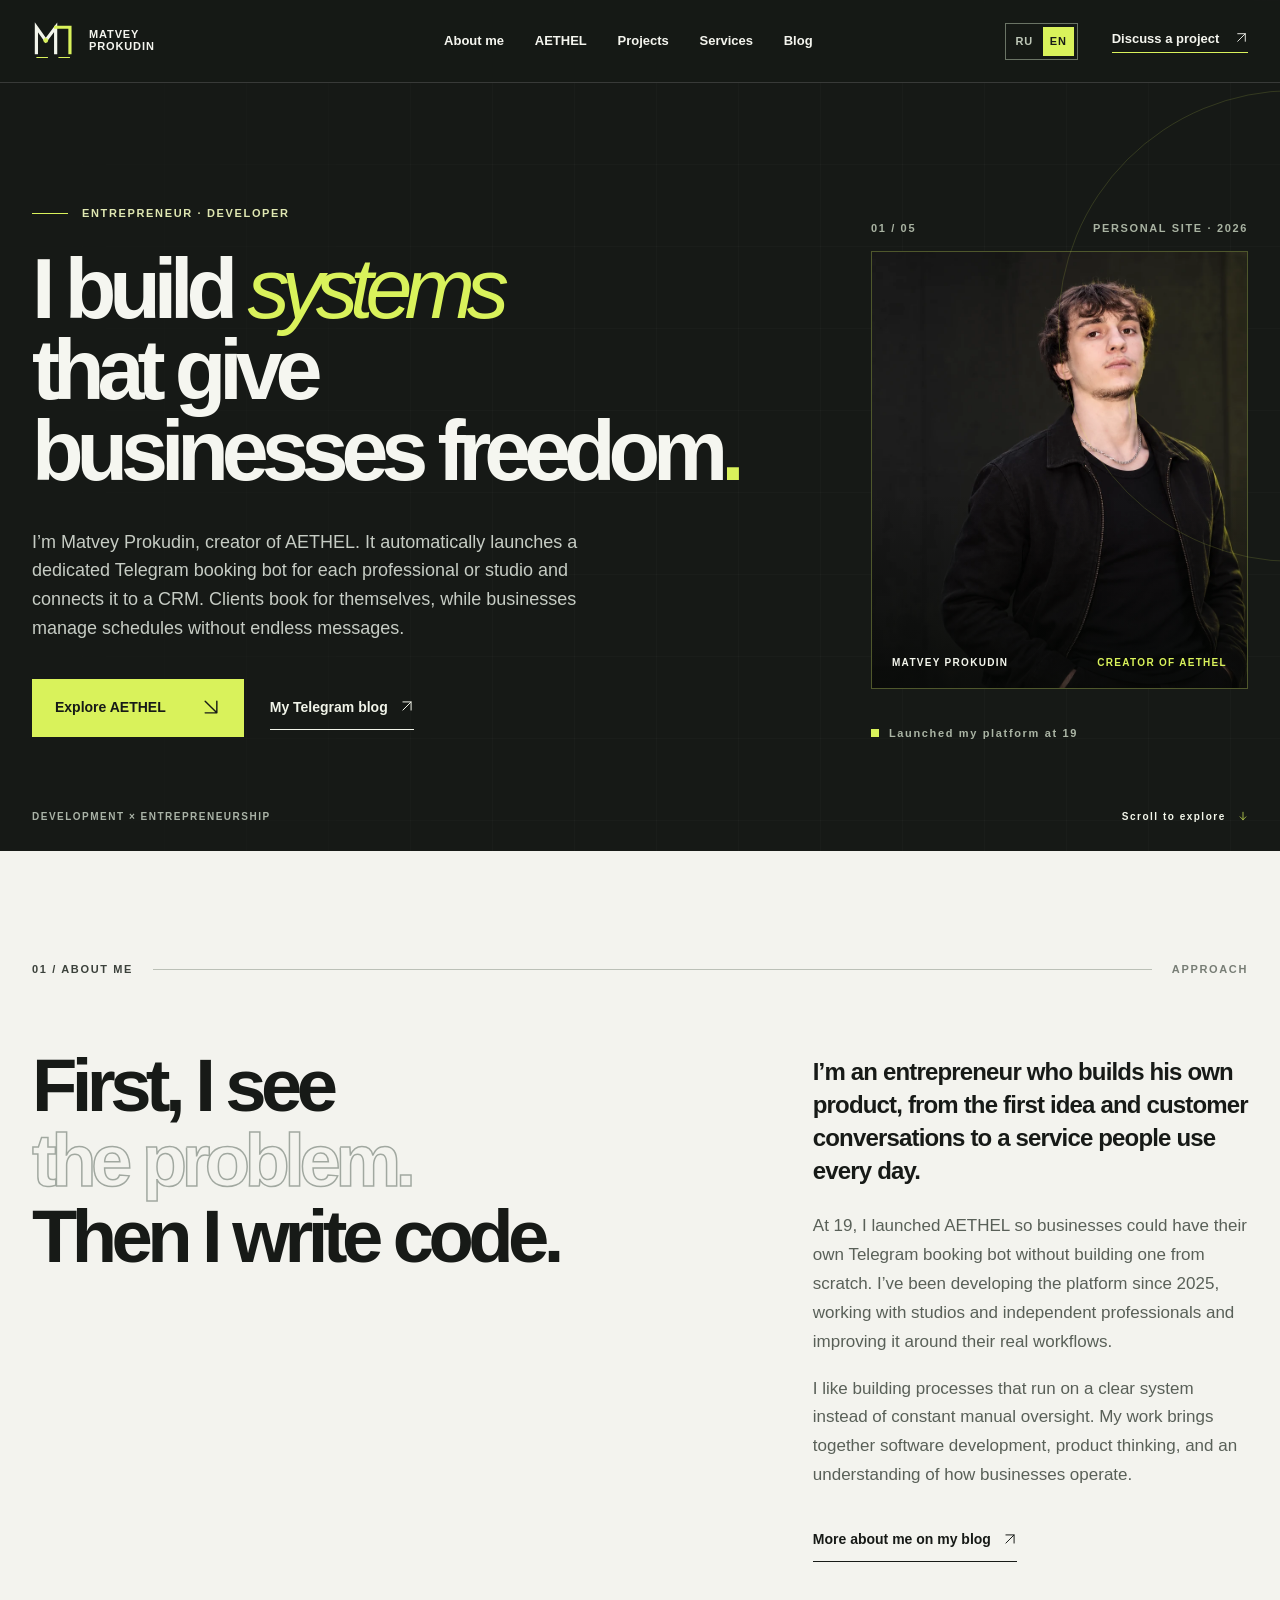
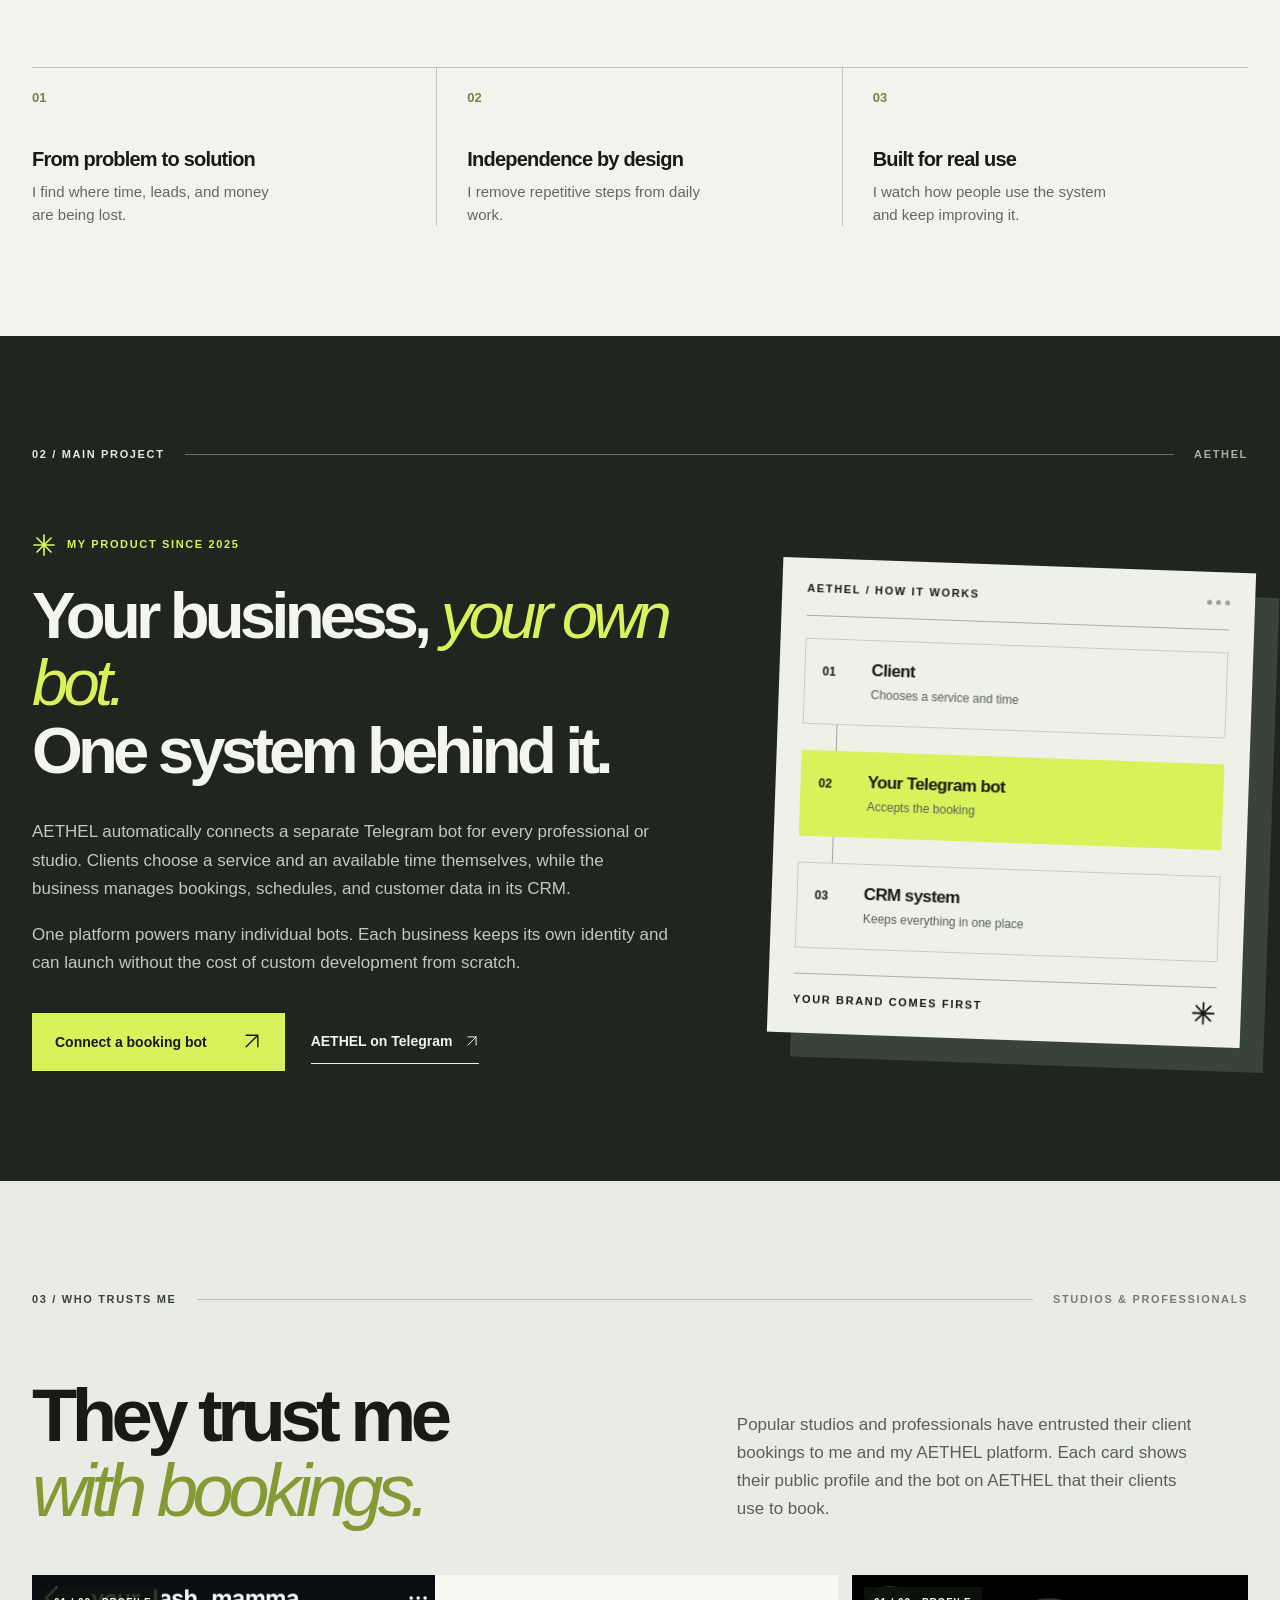
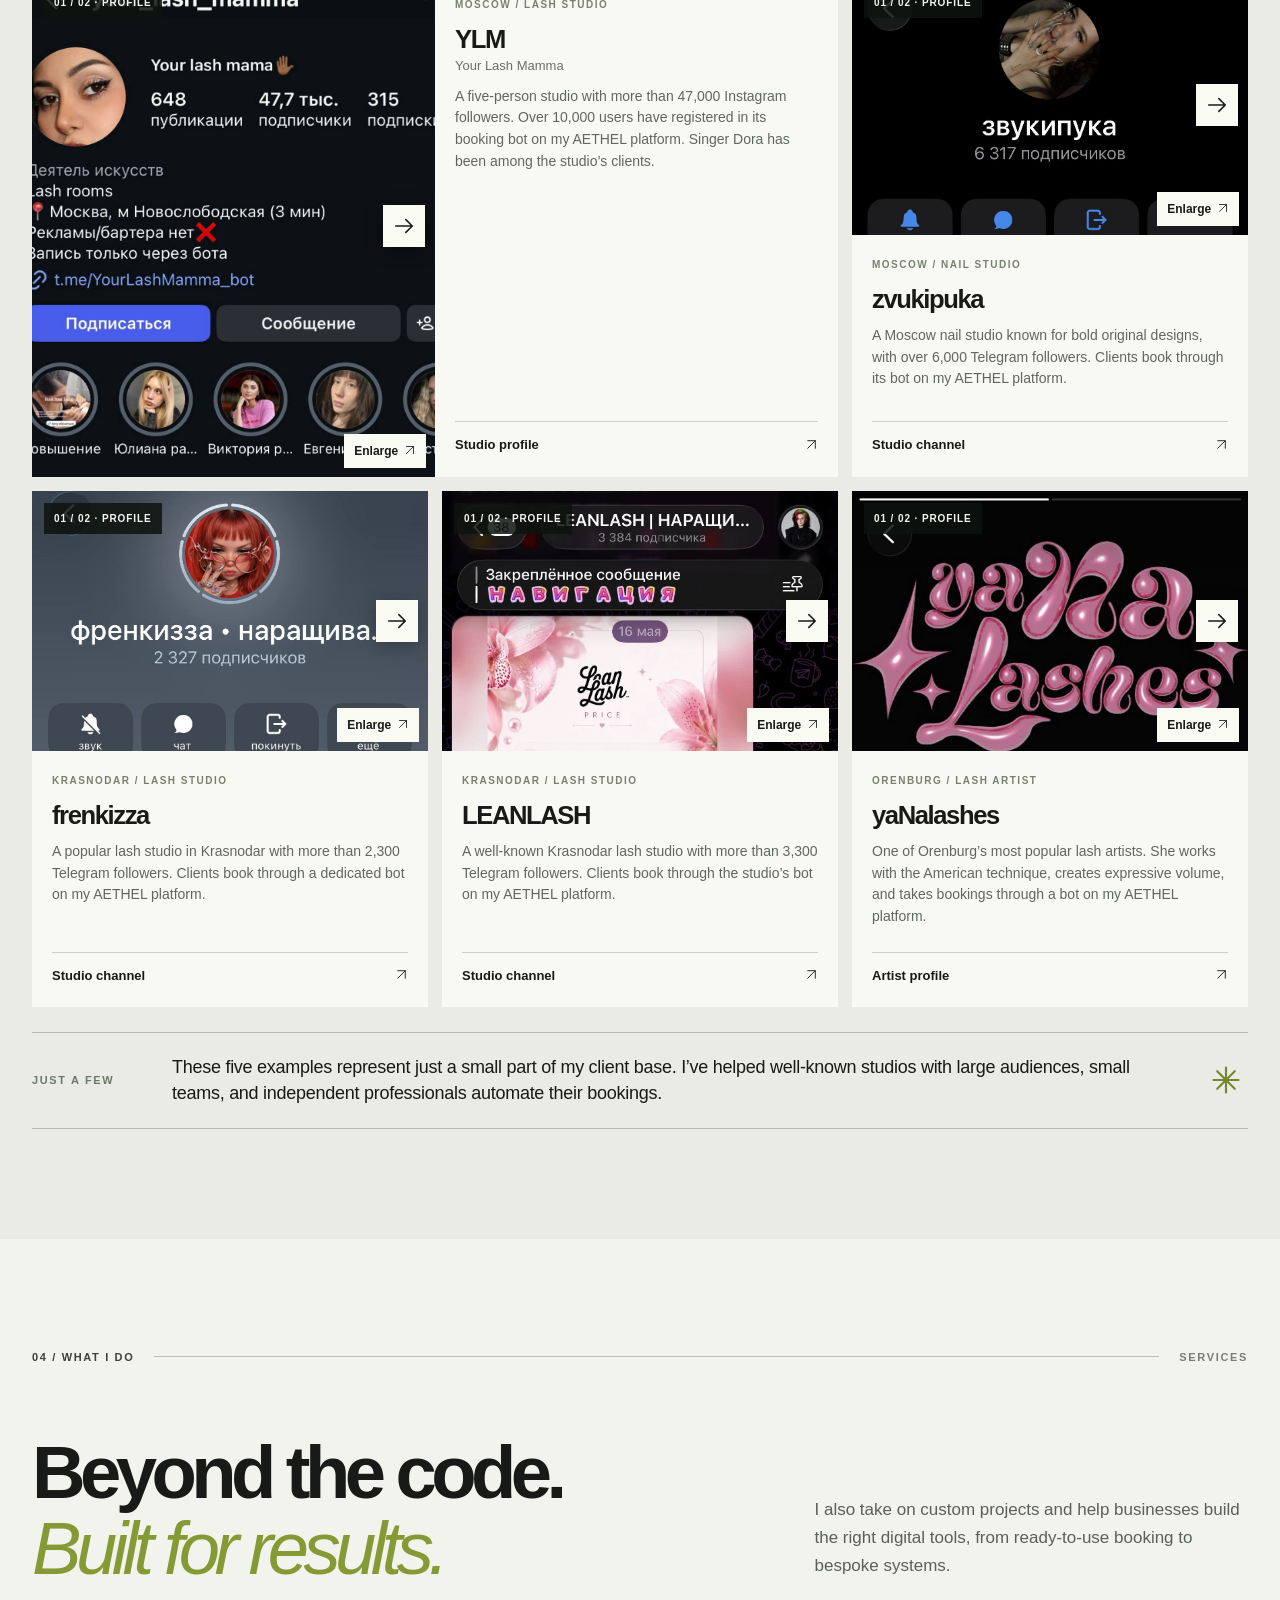
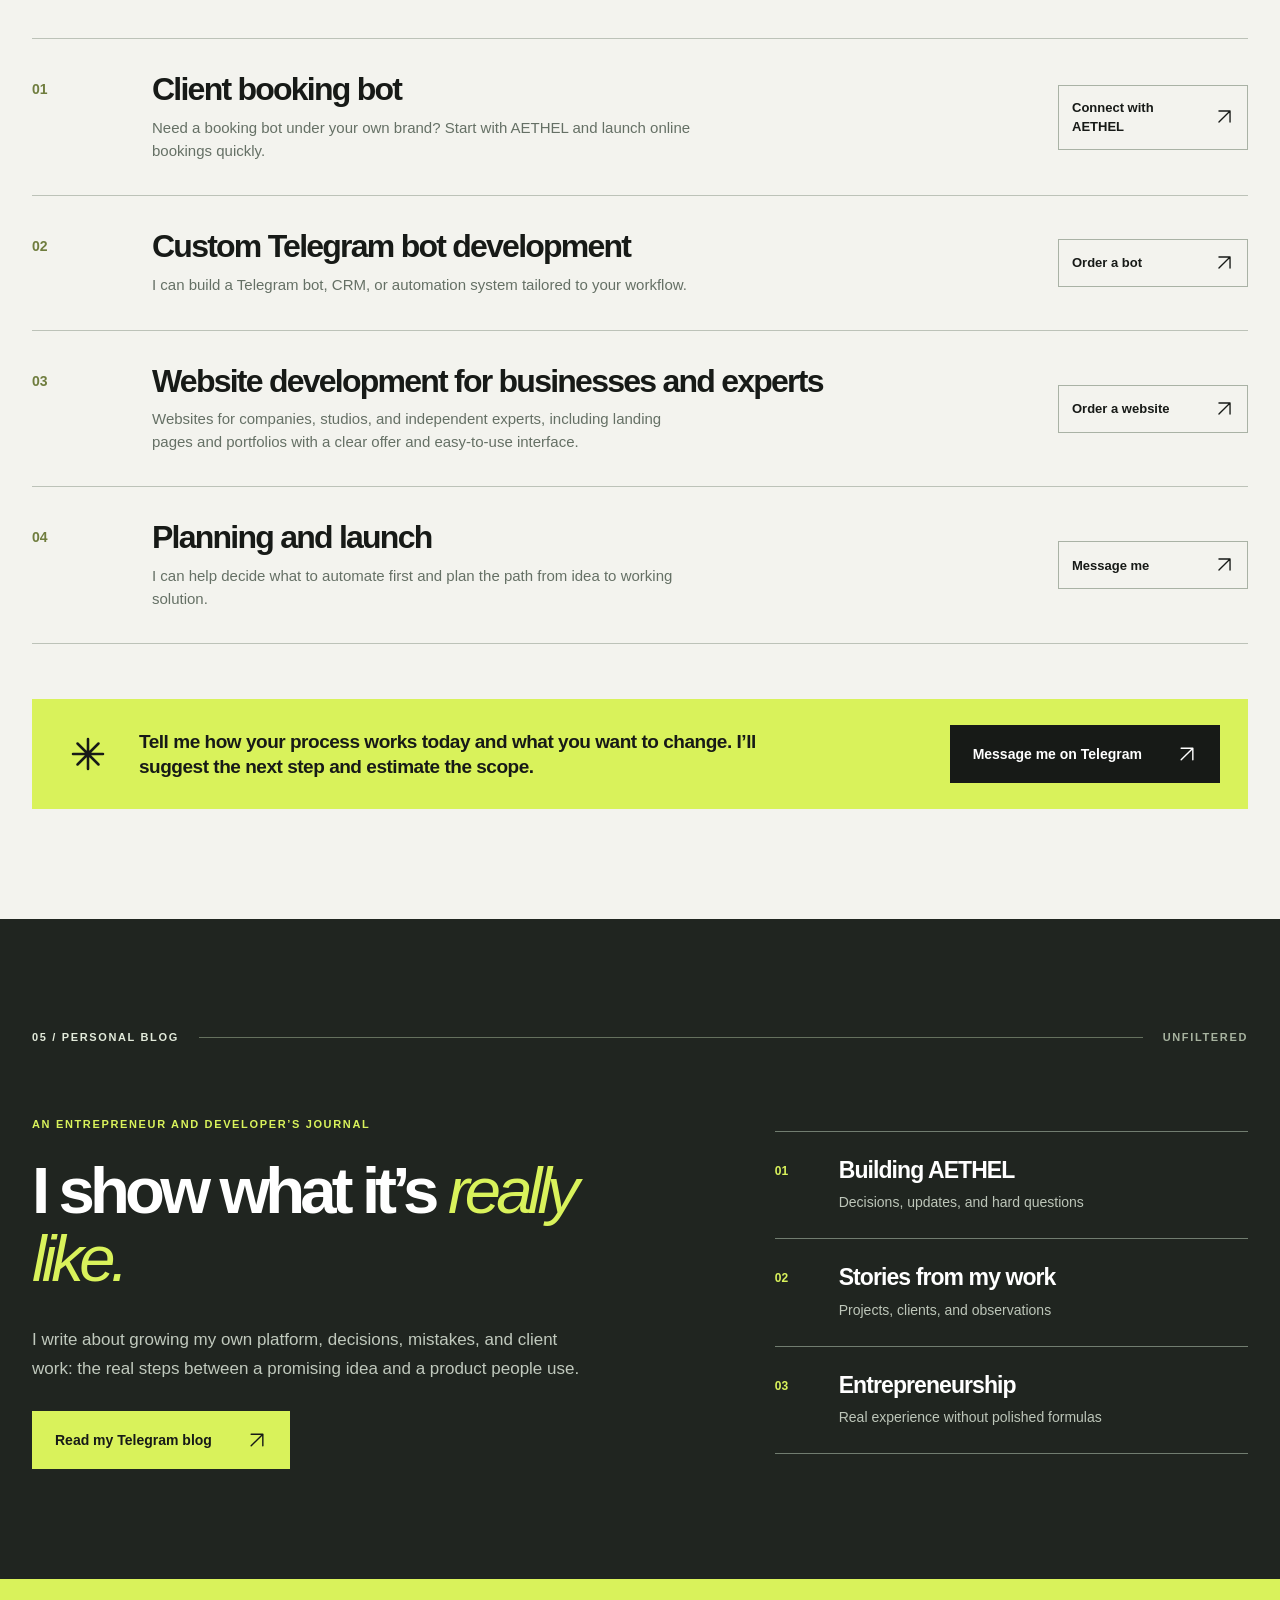
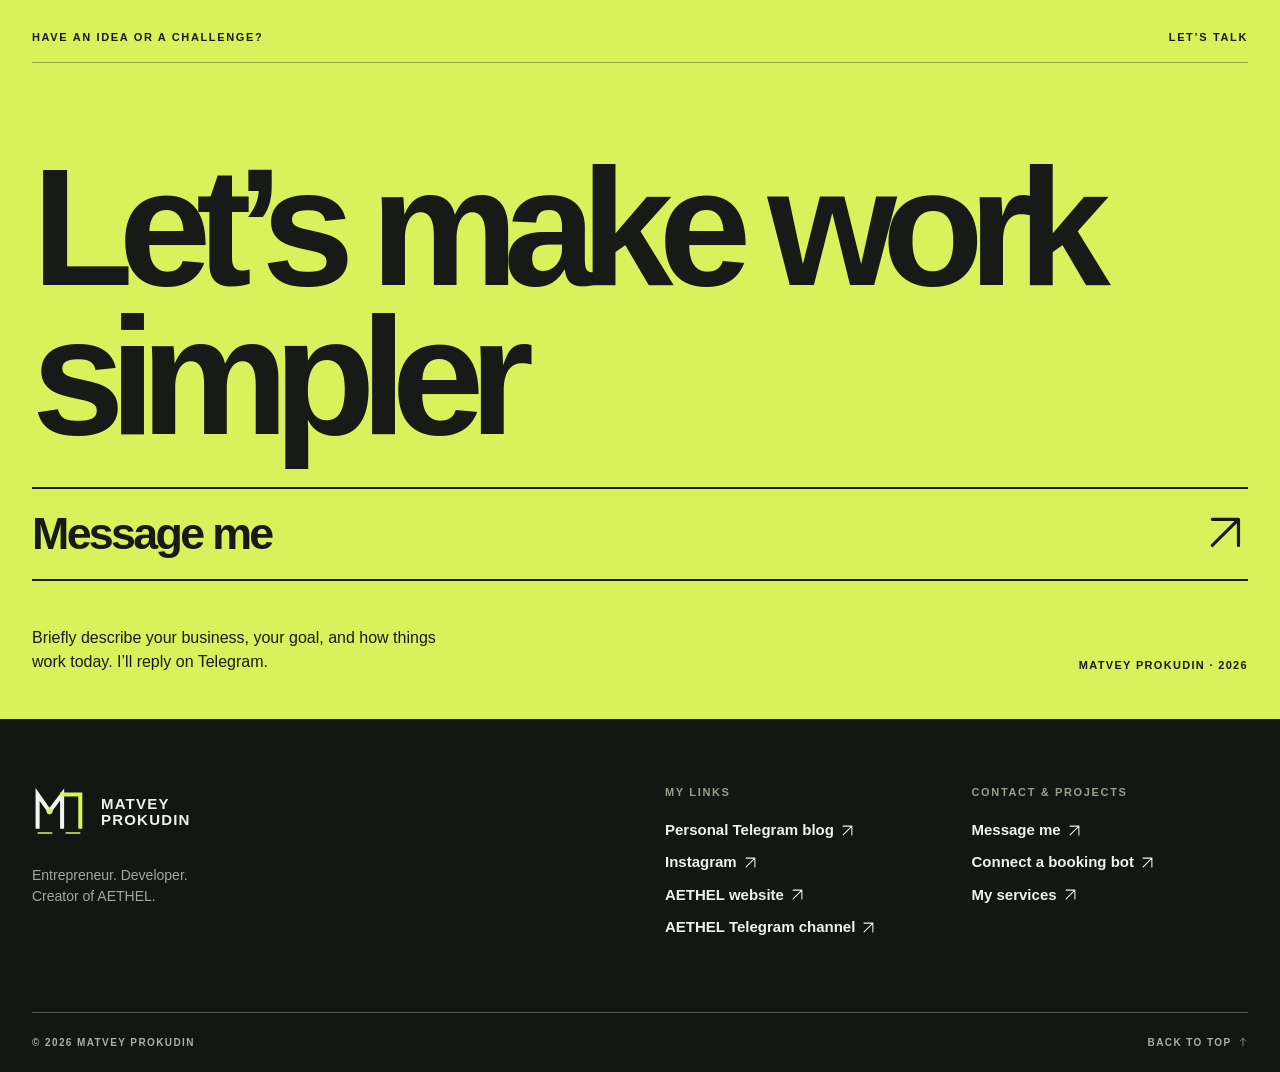
<file: en/index.html>
<!doctype html>
<html lang="en">
<head>
  <meta charset="utf-8">
  <!-- Yandex.Metrika counter -->
  <script type="text/javascript">
    (function(m,e,t,r,i,k,a){
        m[i]=m[i]||function(){(m[i].a=m[i].a||[]).push(arguments)};
        m[i].l=1*new Date();
        for (var j = 0; j < document.scripts.length; j++) {if (document.scripts[j].src === r) { return; }}
        k=e.createElement(t),a=e.getElementsByTagName(t)[0],k.async=1,k.src=r,a.parentNode.insertBefore(k,a)
    })(window, document,'script','https://mc.yandex.ru/metrika/tag.js?id=113586801', 'ym');

    ym(113586801, 'init', {ssr:true, webvisor:true, clickmap:true, ecommerce:"dataLayer", referrer: document.referrer, url: location.href, accurateTrackBounce:true, trackLinks:true});
  </script>
  <!-- /Yandex.Metrika counter -->
  <script src="../analytics.js" defer></script>
  <meta name="viewport" content="width=device-width, initial-scale=1">
  <meta name="theme-color" content="#161916">
  <meta name="description" content="Creator of AETHEL: branded Telegram booking bots for studios and professionals. Custom bot and website development, CRM systems and business automation.">
  <meta name="author" content="Matvey Prokudin">
  <meta property="og:type" content="website">
  <meta property="og:locale" content="en_US">
  <meta property="og:title" content="Matvey Prokudin — Telegram bots &amp; website development">
  <meta property="og:description" content="Creator of AETHEL: branded Telegram booking bots for studios and professionals. Custom bot and website development, CRM systems and business automation.">
  <meta name="twitter:card" content="summary_large_image">
  <meta name="twitter:title" content="Matvey Prokudin — Telegram bots &amp; website development">
  <meta name="twitter:description" content="Creator of AETHEL: branded Telegram booking bots for studios and professionals. Custom bot and website development, CRM systems and business automation.">
  <meta name="twitter:image" content="https://prokudin-m.ru/assets/matvey-social.jpg">
  <meta name="twitter:image:alt" content="Portrait of Matvey Prokudin, creator of AETHEL">
  <meta property="og:url" content="https://prokudin-m.ru/en/">
  <meta property="og:site_name" content="Matvey Prokudin">
  <meta property="og:locale:alternate" content="ru_RU">
  <meta property="og:image" content="https://prokudin-m.ru/assets/matvey-social.jpg">
  <meta property="og:image:type" content="image/jpeg">
  <meta property="og:image:width" content="1200">
  <meta property="og:image:height" content="800">
  <meta property="og:image:alt" content="Portrait of Matvey Prokudin, creator of AETHEL">
  <link rel="canonical" href="https://prokudin-m.ru/en/">
  <link rel="alternate" hreflang="ru" href="https://prokudin-m.ru/">
  <link rel="alternate" hreflang="en" href="https://prokudin-m.ru/en/">
  <link rel="alternate" hreflang="x-default" href="https://prokudin-m.ru/">
  <title>Matvey Prokudin — Telegram bots &amp; website development</title>
  <link rel="icon" type="image/png" sizes="96x96" href="/favicon.png">
  <link rel="shortcut icon" type="image/x-icon" href="/favicon.ico">
  <link rel="apple-touch-icon" sizes="180x180" href="/apple-touch-icon.png">
  <link rel="stylesheet" href="../style.css">
  <script type="application/ld+json">{"@context":"https://schema.org","@graph":[{"@type":"Person","name":"Matvey Prokudin","alternateName":"Prokudin Matvey","jobTitle":"Entrepreneur and developer","description":"Creator of AETHEL, a platform that powers individual Telegram booking bots on a custom CRM. Builds bots, websites and business automation systems.","knowsAbout":["Telegram bot development","Website development","Business process automation","CRM systems"],"sameAs":["https://t.me/Matvey_Prokudin","https://www.instagram.com/prokudin.matvey/"],"@id":"https://prokudin-m.ru/#person","url":"https://prokudin-m.ru/","image":"https://prokudin-m.ru/assets/matvey-social.jpg"},{"@type":"WebSite","@id":"https://prokudin-m.ru/#website","url":"https://prokudin-m.ru/","name":"Matvey Prokudin / Матвей Прокудин","inLanguage":["ru","en"],"publisher":{"@id":"https://prokudin-m.ru/#person"}},{"@type":"ProfilePage","@id":"https://prokudin-m.ru/en/#page","url":"https://prokudin-m.ru/en/","name":"Matvey Prokudin — Telegram bots & website development","description":"Creator of AETHEL: branded Telegram booking bots for studios and professionals. Custom bot and website development, CRM systems and business automation.","inLanguage":"en","isPartOf":{"@id":"https://prokudin-m.ru/#website"},"mainEntity":{"@id":"https://prokudin-m.ru/#person"}}]}</script>
</head>
<body data-page-kind="home">
  <noscript><div><img src="https://mc.yandex.ru/watch/113586801" style="position:absolute; left:-9999px;" alt="" /></div></noscript>
  <a class="skip-link" href="#main" data-analytics-id="link_01">Skip to content</a>
  <header class="site-header">
    <div class="shell header-inner">
      <a class="brand" href="#top" aria-label="Matvey Prokudin — home" data-analytics-id="link_02"><img class="brand-mark" src="../assets/logo-mark.svg" alt="" width="44" height="44"><span class="brand-name">MATVEY<br>PROKUDIN</span></a>
      <nav class="desktop-nav" aria-label="Main navigation">
        <a href="#about" data-analytics-id="link_03">About me</a><a href="#aethel" data-analytics-id="link_04">AETHEL</a><a href="#work" data-analytics-id="link_05">Projects</a><a href="#services" data-analytics-id="link_06">Services</a><a href="#blog" data-analytics-id="link_07">Blog</a>
      </nav>
      <nav class="language-switch" aria-label="Website language"><a href="../" lang="ru" data-lang-link data-analytics-id="link_08">RU</a><a href="./" lang="en" aria-current="page" data-analytics-id="link_09">EN</a></nav>
      <a class="header-contact" href="https://t.me/prokudin_matvey" target="_blank" rel="noopener noreferrer" data-analytics-id="link_10" data-analytics-goal="contact_telegram">Discuss a project <span aria-hidden="true"><svg class="icon icon-arrow icon-arrow-up-right" xmlns="http://www.w3.org/2000/svg" viewBox="0 0 24 24" width="24" height="24" fill="none" stroke="currentColor" stroke-width="1.7" stroke-linecap="round" stroke-linejoin="round" aria-hidden="true" focusable="false"><path d="M5 19 19 5M5 5h14v14"></path></svg></span></a>
      <button class="menu-toggle" type="button" aria-expanded="false" aria-controls="mobile-menu" aria-label="Open menu"><span></span><span></span></button>
    </div>
    <nav class="mobile-nav" id="mobile-menu" aria-label="Mobile navigation" hidden>
      <a href="#about" data-analytics-id="link_11">About me</a><a href="#aethel" data-analytics-id="link_12">AETHEL</a><a href="#work" data-analytics-id="link_13">Projects</a><a href="#services" data-analytics-id="link_14">Services</a><a href="#blog" data-analytics-id="link_15">Blog</a><a href="#contact" data-analytics-id="link_16">Contact</a>
    </nav>
  </header>

  <main id="main">
    <section class="hero" id="top" aria-labelledby="hero-title" data-analytics-section="top">
      <div class="hero-grid" aria-hidden="true"></div>
      <div class="shell hero-inner">
        <div class="hero-copy">
          <div class="eyebrow hero-eyebrow"><span class="eyebrow-line"></span> ENTREPRENEUR · DEVELOPER</div>
          <h1 id="hero-title">I build <em>systems</em><br>that give<br>businesses freedom<span class="accent-period">.</span></h1>
          <p class="hero-lead">I’m Matvey Prokudin, creator of AETHEL. It automatically launches a dedicated Telegram booking bot for each professional or studio and connects it to a CRM. Clients book for themselves, while businesses manage schedules without endless messages.</p>
          <div class="hero-actions"><a class="button button-lime" href="#aethel" data-analytics-id="link_17">Explore AETHEL <span aria-hidden="true"><svg class="icon icon-arrow icon-arrow-down-right" xmlns="http://www.w3.org/2000/svg" viewBox="0 0 24 24" width="24" height="24" fill="none" stroke="currentColor" stroke-width="1.7" stroke-linecap="round" stroke-linejoin="round" aria-hidden="true" focusable="false"><path d="M5 5 19 19M5 19h14V5"></path></svg></span></a><a class="text-link light-link" href="https://t.me/Matvey_Prokudin" target="_blank" rel="noopener noreferrer" data-analytics-id="link_18" data-analytics-goal="blog_telegram">My Telegram blog <span aria-hidden="true"><svg class="icon icon-arrow icon-arrow-up-right" xmlns="http://www.w3.org/2000/svg" viewBox="0 0 24 24" width="24" height="24" fill="none" stroke="currentColor" stroke-width="1.7" stroke-linecap="round" stroke-linejoin="round" aria-hidden="true" focusable="false"><path d="M5 19 19 5M5 5h14v14"></path></svg></span></a></div>
        </div>
        <div class="hero-aside" aria-label="About me at a glance">
          <div class="hero-index"><span>01 / 05</span><span>PERSONAL SITE · 2026</span></div>
          <figure class="hero-portrait"><img src="../assets/matvey-hero.webp" alt="Matvey Prokudin wearing a black jacket against a dark background" width="1536" height="1024" fetchpriority="high"><figcaption><span>MATVEY PROKUDIN</span><span>CREATOR OF AETHEL</span></figcaption></figure>
          <div class="hero-footnote"><span class="tiny-square"></span> Launched my platform at 19</div>
        </div>
      </div>
      <div class="shell hero-bottom"><span>DEVELOPMENT × ENTREPRENEURSHIP</span><a href="#about" data-analytics-id="link_19">Scroll to explore <span aria-hidden="true"><svg class="icon icon-arrow icon-arrow-down" xmlns="http://www.w3.org/2000/svg" viewBox="0 0 24 24" width="24" height="24" fill="none" stroke="currentColor" stroke-width="1.7" stroke-linecap="round" stroke-linejoin="round" aria-hidden="true" focusable="false"><path d="M12 3v18M5 14l7 7 7-7"></path></svg></span></a></div>
    </section>

    <section class="section about-section" id="about" aria-labelledby="about-title" data-analytics-section="about">
      <div class="shell">
        <div class="section-head"><span class="section-no">01 / ABOUT ME</span><span class="section-rule"></span><span class="section-side">APPROACH</span></div>
        <div class="about-layout">
          <div class="about-heading" data-code-reveal><div class="code-reveal" aria-hidden="true"><span><i>const</i> problem = <b>business.process</b>;</span><span><i>if</i> (manualWork) <b>automate</b>();</span><span><i>for</i> (client <b>of</b> clients) {</span><span>&nbsp;&nbsp;system.<b>simplify</b>(client);</span><span>}</span></div><h2 class="display-title" id="about-title">First, I see<br><span class="outline-word">the problem.</span><br>Then I write code.</h2></div>
          <div class="about-content"><p class="lead-copy">I’m an entrepreneur who builds his own product, from the first idea and customer conversations to a service people use every day.</p><p>At 19, I launched AETHEL so businesses could have their own Telegram booking bot without building one from scratch. I’ve been developing the platform since 2025, working with studios and independent professionals and improving it around their real workflows.</p><p>I like building processes that run on a clear system instead of constant manual oversight. My work brings together software development, product thinking, and an understanding of how businesses operate.</p><a class="text-link dark-link" href="https://t.me/Matvey_Prokudin" target="_blank" rel="noopener noreferrer" data-analytics-id="link_20" data-analytics-goal="blog_telegram">More about me on my blog <span aria-hidden="true"><svg class="icon icon-arrow icon-arrow-up-right" xmlns="http://www.w3.org/2000/svg" viewBox="0 0 24 24" width="24" height="24" fill="none" stroke="currentColor" stroke-width="1.7" stroke-linecap="round" stroke-linejoin="round" aria-hidden="true" focusable="false"><path d="M5 19 19 5M5 5h14v14"></path></svg></span></a></div>
        </div>
        <div class="principles" aria-label="My approach"><div><span>01</span><strong>From problem to solution</strong><p>I find where time, leads, and money are being lost.</p></div><div><span>02</span><strong>Independence by design</strong><p>I remove repetitive steps from daily work.</p></div><div><span>03</span><strong>Built for real use</strong><p>I watch how people use the system and keep improving it.</p></div></div>
      </div>
    </section>

    <section class="section aethel-section" id="aethel" aria-labelledby="aethel-title" data-analytics-section="aethel">
      <div class="shell">
        <div class="section-head section-head-dark"><span class="section-no">02 / MAIN PROJECT</span><span class="section-rule"></span><span class="section-side">AETHEL</span></div>
        <div class="aethel-layout">
          <div class="aethel-copy"><div class="product-kicker"><span class="product-spark" aria-hidden="true"><svg class="icon icon-spark icon-spark" xmlns="http://www.w3.org/2000/svg" viewBox="0 0 24 24" width="24" height="24" fill="none" stroke="currentColor" stroke-width="1.7" stroke-linecap="round" stroke-linejoin="round" aria-hidden="true" focusable="false"><path d="M12 2v20M2 12h20M5 5l14 14M5 19 19 5"></path></svg></span> MY PRODUCT SINCE 2025</div><h2 id="aethel-title">Your business, <em>your own bot.</em><br>One system behind it.</h2><p>AETHEL automatically connects a separate Telegram bot for every professional or studio. Clients choose a service and an available time themselves, while the business manages bookings, schedules, and customer data in its CRM.</p><p>One platform powers many individual bots. Each business keeps its own identity and can launch without the cost of custom development from scratch.</p><div class="product-actions"><a class="button button-lime" href="https://www.aethelbotstore.ru/" target="_blank" rel="noopener noreferrer" data-analytics-id="link_21" data-analytics-goal="aethel_connect">Connect a booking bot <span aria-hidden="true"><svg class="icon icon-arrow icon-arrow-up-right" xmlns="http://www.w3.org/2000/svg" viewBox="0 0 24 24" width="24" height="24" fill="none" stroke="currentColor" stroke-width="1.7" stroke-linecap="round" stroke-linejoin="round" aria-hidden="true" focusable="false"><path d="M5 19 19 5M5 5h14v14"></path></svg></span></a><a class="text-link light-link" href="https://t.me/AETHEL_bots" target="_blank" rel="noopener noreferrer" data-analytics-id="link_22" data-analytics-goal="aethel_channel">AETHEL on Telegram <span aria-hidden="true"><svg class="icon icon-arrow icon-arrow-up-right" xmlns="http://www.w3.org/2000/svg" viewBox="0 0 24 24" width="24" height="24" fill="none" stroke="currentColor" stroke-width="1.7" stroke-linecap="round" stroke-linejoin="round" aria-hidden="true" focusable="false"><path d="M5 19 19 5M5 5h14v14"></path></svg></span></a></div></div>
          <div class="system-visual" aria-label="How AETHEL works"><div class="visual-header"><span>AETHEL / HOW IT WORKS</span><span class="visual-dots" aria-hidden="true"><i></i><i></i><i></i></span></div><div class="flow-list"><div class="flow-row"><b>01</b><span>Client</span><strong>Chooses a service and time</strong></div><div class="flow-line" aria-hidden="true"></div><div class="flow-row active"><b>02</b><span>Your Telegram bot</span><strong>Accepts the booking</strong></div><div class="flow-line" aria-hidden="true"></div><div class="flow-row"><b>03</b><span>CRM system</span><strong>Keeps everything in one place</strong></div></div><div class="visual-footer"><span>YOUR BRAND COMES FIRST</span><span aria-hidden="true"><svg class="icon icon-spark icon-spark" xmlns="http://www.w3.org/2000/svg" viewBox="0 0 24 24" width="24" height="24" fill="none" stroke="currentColor" stroke-width="1.7" stroke-linecap="round" stroke-linejoin="round" aria-hidden="true" focusable="false"><path d="M12 2v20M2 12h20M5 5l14 14M5 19 19 5"></path></svg></span></div></div>
        </div>
      </div>
    </section>

    <section class="section proof-section" id="work" aria-labelledby="work-title" data-analytics-section="work">
      <div class="shell">
        <div class="section-head"><span class="section-no">03 / WHO TRUSTS ME</span><span class="section-rule"></span><span class="section-side">STUDIOS & PROFESSIONALS</span></div>
        <div class="proof-intro"><h2 class="display-title" id="work-title">They trust me<br><em>with bookings.</em></h2><p>Popular studios and professionals have entrusted their client bookings to me and my AETHEL platform. Each card shows their public profile and the bot on AETHEL that their clients use to book.</p></div>
        <div class="proof-grid">
          <article class="proof-card proof-card-featured" data-analytics-client="ylm">
            <div class="proof-image" data-carousel aria-label="YLM studio profile and booking bot screenshots">
              <div class="proof-slide"><img src="../assets/ylm.jpg" alt="YLM Instagram profile showing an audience of 47.7 thousand" loading="lazy" width="1171" height="1306"></div>
              <div class="proof-slide proof-slide-bot" hidden><img src="../assets/ylm-bot.jpg" alt="YLM Telegram bot for lash appointments" loading="lazy" width="1178" height="2287"></div>
              <span class="proof-count" aria-live="polite">01 / 02 · PROFILE</span>
              <button class="slide-arrow slide-prev" type="button" aria-label="Show YLM profile" hidden><svg class="icon icon-arrow icon-arrow-left" xmlns="http://www.w3.org/2000/svg" viewBox="0 0 24 24" width="24" height="24" fill="none" stroke="currentColor" stroke-width="1.7" stroke-linecap="round" stroke-linejoin="round" aria-hidden="true" focusable="false"><path d="M21 12H3M10 5l-7 7 7 7"></path></svg></button><button class="slide-arrow slide-next" type="button" aria-label="Show YLM bot"><svg class="icon icon-arrow icon-arrow-right" xmlns="http://www.w3.org/2000/svg" viewBox="0 0 24 24" width="24" height="24" fill="none" stroke="currentColor" stroke-width="1.7" stroke-linecap="round" stroke-linejoin="round" aria-hidden="true" focusable="false"><path d="M3 12h18M14 5l7 7-7 7"></path></svg></button>
              <button type="button" class="view-image" aria-label="Enlarge current YLM image">Enlarge <span aria-hidden="true"><svg class="icon icon-arrow icon-arrow-up-right" xmlns="http://www.w3.org/2000/svg" viewBox="0 0 24 24" width="24" height="24" fill="none" stroke="currentColor" stroke-width="1.7" stroke-linecap="round" stroke-linejoin="round" aria-hidden="true" focusable="false"><path d="M5 19 19 5M5 5h14v14"></path></svg></span></button>
            </div>
            <div class="proof-info"><span>MOSCOW / LASH STUDIO</span><h3>YLM <small>Your Lash Mamma</small></h3><p>A five-person studio with more than 47,000 Instagram followers. Over 10,000 users have registered in its booking bot on my AETHEL platform. Singer Dora has been among the studio’s clients.</p><a href="https://www.instagram.com/your_lash_mamma/" target="_blank" rel="noopener noreferrer" data-analytics-id="link_23" data-analytics-goal="client_profile">Studio profile <span aria-hidden="true"><svg class="icon icon-arrow icon-arrow-up-right" xmlns="http://www.w3.org/2000/svg" viewBox="0 0 24 24" width="24" height="24" fill="none" stroke="currentColor" stroke-width="1.7" stroke-linecap="round" stroke-linejoin="round" aria-hidden="true" focusable="false"><path d="M5 19 19 5M5 5h14v14"></path></svg></span></a></div>
          </article>
          <article class="proof-card" data-analytics-client="zvukipuka">
            <div class="proof-image" data-carousel aria-label="zvukipuka studio profile and booking bot screenshots">
              <div class="proof-slide"><img src="../assets/zvukipuka.jpg" alt="zvukipuka Telegram channel with more than 6,000 followers" loading="lazy" width="1175" height="1601"></div>
              <div class="proof-slide proof-slide-bot" hidden><img src="../assets/zvukipuka-bot.jpg" alt="zvukipuka Telegram bot for nail appointments" loading="lazy" width="1171" height="2305"></div>
              <span class="proof-count" aria-live="polite">01 / 02 · PROFILE</span>
              <button class="slide-arrow slide-prev" type="button" aria-label="Show zvukipuka profile" hidden><svg class="icon icon-arrow icon-arrow-left" xmlns="http://www.w3.org/2000/svg" viewBox="0 0 24 24" width="24" height="24" fill="none" stroke="currentColor" stroke-width="1.7" stroke-linecap="round" stroke-linejoin="round" aria-hidden="true" focusable="false"><path d="M21 12H3M10 5l-7 7 7 7"></path></svg></button><button class="slide-arrow slide-next" type="button" aria-label="Show zvukipuka bot"><svg class="icon icon-arrow icon-arrow-right" xmlns="http://www.w3.org/2000/svg" viewBox="0 0 24 24" width="24" height="24" fill="none" stroke="currentColor" stroke-width="1.7" stroke-linecap="round" stroke-linejoin="round" aria-hidden="true" focusable="false"><path d="M3 12h18M14 5l7 7-7 7"></path></svg></button>
              <button type="button" class="view-image" aria-label="Enlarge current zvukipuka image">Enlarge <span aria-hidden="true"><svg class="icon icon-arrow icon-arrow-up-right" xmlns="http://www.w3.org/2000/svg" viewBox="0 0 24 24" width="24" height="24" fill="none" stroke="currentColor" stroke-width="1.7" stroke-linecap="round" stroke-linejoin="round" aria-hidden="true" focusable="false"><path d="M5 19 19 5M5 5h14v14"></path></svg></span></button>
            </div>
            <div class="proof-info"><span>MOSCOW / NAIL STUDIO</span><h3>zvukipuka</h3><p>A Moscow nail studio known for bold original designs, with over 6,000 Telegram followers. Clients book through its bot on my AETHEL platform.</p><a href="https://t.me/arishazvukipuka" target="_blank" rel="noopener noreferrer" data-analytics-id="link_24" data-analytics-goal="client_profile">Studio channel <span aria-hidden="true"><svg class="icon icon-arrow icon-arrow-up-right" xmlns="http://www.w3.org/2000/svg" viewBox="0 0 24 24" width="24" height="24" fill="none" stroke="currentColor" stroke-width="1.7" stroke-linecap="round" stroke-linejoin="round" aria-hidden="true" focusable="false"><path d="M5 19 19 5M5 5h14v14"></path></svg></span></a></div>
          </article>
          <article class="proof-card" data-analytics-client="frenkizza">
            <div class="proof-image" data-carousel aria-label="frenkizza studio profile and booking bot screenshots">
              <div class="proof-slide"><img src="../assets/frenkizza.jpg" alt="frenkizza Telegram channel with more than 2,300 followers" loading="lazy" width="1179" height="1606"></div>
              <div class="proof-slide proof-slide-bot" hidden><img src="../assets/frenkizza-bot.jpg" alt="frenkizza Telegram bot for lash appointments" loading="lazy" width="1179" height="2301"></div>
              <span class="proof-count" aria-live="polite">01 / 02 · PROFILE</span>
              <button class="slide-arrow slide-prev" type="button" aria-label="Show frenkizza profile" hidden><svg class="icon icon-arrow icon-arrow-left" xmlns="http://www.w3.org/2000/svg" viewBox="0 0 24 24" width="24" height="24" fill="none" stroke="currentColor" stroke-width="1.7" stroke-linecap="round" stroke-linejoin="round" aria-hidden="true" focusable="false"><path d="M21 12H3M10 5l-7 7 7 7"></path></svg></button><button class="slide-arrow slide-next" type="button" aria-label="Show frenkizza bot"><svg class="icon icon-arrow icon-arrow-right" xmlns="http://www.w3.org/2000/svg" viewBox="0 0 24 24" width="24" height="24" fill="none" stroke="currentColor" stroke-width="1.7" stroke-linecap="round" stroke-linejoin="round" aria-hidden="true" focusable="false"><path d="M3 12h18M14 5l7 7-7 7"></path></svg></button>
              <button type="button" class="view-image" aria-label="Enlarge current frenkizza image">Enlarge <span aria-hidden="true"><svg class="icon icon-arrow icon-arrow-up-right" xmlns="http://www.w3.org/2000/svg" viewBox="0 0 24 24" width="24" height="24" fill="none" stroke="currentColor" stroke-width="1.7" stroke-linecap="round" stroke-linejoin="round" aria-hidden="true" focusable="false"><path d="M5 19 19 5M5 5h14v14"></path></svg></span></button>
            </div>
            <div class="proof-info"><span>KRASNODAR / LASH STUDIO</span><h3>frenkizza</h3><p>A popular lash studio in Krasnodar with more than 2,300 Telegram followers. Clients book through a dedicated bot on my AETHEL platform.</p><a href="https://t.me/frenkizza" target="_blank" rel="noopener noreferrer" data-analytics-id="link_25" data-analytics-goal="client_profile">Studio channel <span aria-hidden="true"><svg class="icon icon-arrow icon-arrow-up-right" xmlns="http://www.w3.org/2000/svg" viewBox="0 0 24 24" width="24" height="24" fill="none" stroke="currentColor" stroke-width="1.7" stroke-linecap="round" stroke-linejoin="round" aria-hidden="true" focusable="false"><path d="M5 19 19 5M5 5h14v14"></path></svg></span></a></div>
          </article>
          <article class="proof-card" data-analytics-client="leanlash">
            <div class="proof-image" data-carousel aria-label="LEANLASH studio profile and booking bot screenshots">
              <div class="proof-slide"><img src="../assets/leanlash.jpg" alt="LEANLASH Telegram channel with more than 3,300 followers" loading="lazy" width="1173" height="2181"></div>
              <div class="proof-slide proof-slide-bot" hidden><img src="../assets/leanlash-bot.jpg" alt="LEANLASH Telegram booking bot" loading="lazy" width="1175" height="2274"></div>
              <span class="proof-count" aria-live="polite">01 / 02 · PROFILE</span>
              <button class="slide-arrow slide-prev" type="button" aria-label="Show LEANLASH profile" hidden><svg class="icon icon-arrow icon-arrow-left" xmlns="http://www.w3.org/2000/svg" viewBox="0 0 24 24" width="24" height="24" fill="none" stroke="currentColor" stroke-width="1.7" stroke-linecap="round" stroke-linejoin="round" aria-hidden="true" focusable="false"><path d="M21 12H3M10 5l-7 7 7 7"></path></svg></button><button class="slide-arrow slide-next" type="button" aria-label="Show LEANLASH bot"><svg class="icon icon-arrow icon-arrow-right" xmlns="http://www.w3.org/2000/svg" viewBox="0 0 24 24" width="24" height="24" fill="none" stroke="currentColor" stroke-width="1.7" stroke-linecap="round" stroke-linejoin="round" aria-hidden="true" focusable="false"><path d="M3 12h18M14 5l7 7-7 7"></path></svg></button>
              <button type="button" class="view-image" aria-label="Enlarge current LEANLASH image">Enlarge <span aria-hidden="true"><svg class="icon icon-arrow icon-arrow-up-right" xmlns="http://www.w3.org/2000/svg" viewBox="0 0 24 24" width="24" height="24" fill="none" stroke="currentColor" stroke-width="1.7" stroke-linecap="round" stroke-linejoin="round" aria-hidden="true" focusable="false"><path d="M5 19 19 5M5 5h14v14"></path></svg></span></button>
            </div>
            <div class="proof-info"><span>KRASNODAR / LASH STUDIO</span><h3>LEANLASH</h3><p>A well-known Krasnodar lash studio with more than 3,300 Telegram followers. Clients book through the studio’s bot on my AETHEL platform.</p><a href="https://t.me/leanlash" target="_blank" rel="noopener noreferrer" data-analytics-id="link_26" data-analytics-goal="client_profile">Studio channel <span aria-hidden="true"><svg class="icon icon-arrow icon-arrow-up-right" xmlns="http://www.w3.org/2000/svg" viewBox="0 0 24 24" width="24" height="24" fill="none" stroke="currentColor" stroke-width="1.7" stroke-linecap="round" stroke-linejoin="round" aria-hidden="true" focusable="false"><path d="M5 19 19 5M5 5h14v14"></path></svg></span></a></div>
          </article>
          <article class="proof-card" data-analytics-client="yanalashes">
            <div class="proof-image" data-carousel aria-label="yaNalashes profile and booking bot screenshots">
              <div class="proof-slide"><img src="../assets/yanalashes.jpg" alt="yaNalashes profile, a lash artist from Orenburg" loading="lazy" width="1176" height="2425"></div>
              <div class="proof-slide proof-slide-bot" hidden><img src="../assets/yanalashes-bot.jpg" alt="yaNalashes Telegram booking bot" loading="lazy" width="1179" height="2370"></div>
              <span class="proof-count" aria-live="polite">01 / 02 · PROFILE</span>
              <button class="slide-arrow slide-prev" type="button" aria-label="Show yaNalashes profile" hidden><svg class="icon icon-arrow icon-arrow-left" xmlns="http://www.w3.org/2000/svg" viewBox="0 0 24 24" width="24" height="24" fill="none" stroke="currentColor" stroke-width="1.7" stroke-linecap="round" stroke-linejoin="round" aria-hidden="true" focusable="false"><path d="M21 12H3M10 5l-7 7 7 7"></path></svg></button><button class="slide-arrow slide-next" type="button" aria-label="Show yaNalashes bot"><svg class="icon icon-arrow icon-arrow-right" xmlns="http://www.w3.org/2000/svg" viewBox="0 0 24 24" width="24" height="24" fill="none" stroke="currentColor" stroke-width="1.7" stroke-linecap="round" stroke-linejoin="round" aria-hidden="true" focusable="false"><path d="M3 12h18M14 5l7 7-7 7"></path></svg></button>
              <button type="button" class="view-image" aria-label="Enlarge current yaNalashes image">Enlarge <span aria-hidden="true"><svg class="icon icon-arrow icon-arrow-up-right" xmlns="http://www.w3.org/2000/svg" viewBox="0 0 24 24" width="24" height="24" fill="none" stroke="currentColor" stroke-width="1.7" stroke-linecap="round" stroke-linejoin="round" aria-hidden="true" focusable="false"><path d="M5 19 19 5M5 5h14v14"></path></svg></span></button>
            </div>
            <div class="proof-info"><span>ORENBURG / LASH ARTIST</span><h3>yaNalashes</h3><p>One of Orenburg’s most popular lash artists. She works with the American technique, creates expressive volume, and takes bookings through a bot on my AETHEL platform.</p><a href="https://t.me/yalashsoska" target="_blank" rel="noopener noreferrer" data-analytics-id="link_27" data-analytics-goal="client_profile">Artist profile <span aria-hidden="true"><svg class="icon icon-arrow icon-arrow-up-right" xmlns="http://www.w3.org/2000/svg" viewBox="0 0 24 24" width="24" height="24" fill="none" stroke="currentColor" stroke-width="1.7" stroke-linecap="round" stroke-linejoin="round" aria-hidden="true" focusable="false"><path d="M5 19 19 5M5 5h14v14"></path></svg></span></a></div>
          </article>
        </div>
        <div class="more-proof"><span>JUST A FEW</span><p>These five examples represent just a small part of my client base. I’ve helped well-known studios with large audiences, small teams, and independent professionals automate their bookings.</p><span class="more-proof-star" aria-hidden="true"><svg class="icon icon-spark icon-spark" xmlns="http://www.w3.org/2000/svg" viewBox="0 0 24 24" width="24" height="24" fill="none" stroke="currentColor" stroke-width="1.7" stroke-linecap="round" stroke-linejoin="round" aria-hidden="true" focusable="false"><path d="M12 2v20M2 12h20M5 5l14 14M5 19 19 5"></path></svg></span></div>
      </div>
    </section>

    <section class="section services-section" id="services" aria-labelledby="services-title" data-analytics-section="services"><div class="shell"><div class="section-head"><span class="section-no">04 / WHAT I DO</span><span class="section-rule"></span><span class="section-side">SERVICES</span></div><div class="services-intro"><h2 class="display-title" id="services-title">Beyond the code.<br><em>Built for results.</em></h2><p>I also take on custom projects and help businesses build the right digital tools, from ready-to-use booking to bespoke systems.</p></div><div class="service-list">
      <article class="service-row" data-analytics-service="booking_bot"><span class="service-n">01</span><div><h3>Client booking bot</h3><p>Need a booking bot under your own brand? Start with AETHEL and launch online bookings quickly.</p></div><a href="https://www.aethelbotstore.ru/" target="_blank" rel="noopener noreferrer" aria-label="Connect a booking bot with AETHEL" data-analytics-id="link_28" data-analytics-goal="aethel_connect">Connect with AETHEL <span aria-hidden="true"><svg class="icon icon-arrow icon-arrow-up-right" xmlns="http://www.w3.org/2000/svg" viewBox="0 0 24 24" width="24" height="24" fill="none" stroke="currentColor" stroke-width="1.7" stroke-linecap="round" stroke-linejoin="round" aria-hidden="true" focusable="false"><path d="M5 19 19 5M5 5h14v14"></path></svg></span></a></article>
      <article class="service-row" data-analytics-service="custom_bot"><span class="service-n">02</span><div><h3>Custom Telegram bot development</h3><p>I can build a Telegram bot, CRM, or automation system tailored to your workflow.</p></div><a href="https://t.me/prokudin_matvey" target="_blank" rel="noopener noreferrer" aria-label="Order a custom bot or platform" data-analytics-id="link_29" data-analytics-goal="contact_telegram">Order a bot <span aria-hidden="true"><svg class="icon icon-arrow icon-arrow-up-right" xmlns="http://www.w3.org/2000/svg" viewBox="0 0 24 24" width="24" height="24" fill="none" stroke="currentColor" stroke-width="1.7" stroke-linecap="round" stroke-linejoin="round" aria-hidden="true" focusable="false"><path d="M5 19 19 5M5 5h14v14"></path></svg></span></a></article>
      <article class="service-row" data-analytics-service="website"><span class="service-n">03</span><div><h3>Website development for businesses and experts</h3><p>Websites for companies, studios, and independent experts, including landing pages and portfolios with a clear offer and easy-to-use interface.</p></div><a href="https://t.me/prokudin_matvey" target="_blank" rel="noopener noreferrer" aria-label="Order a website" data-analytics-id="link_30" data-analytics-goal="contact_telegram">Order a website <span aria-hidden="true"><svg class="icon icon-arrow icon-arrow-up-right" xmlns="http://www.w3.org/2000/svg" viewBox="0 0 24 24" width="24" height="24" fill="none" stroke="currentColor" stroke-width="1.7" stroke-linecap="round" stroke-linejoin="round" aria-hidden="true" focusable="false"><path d="M5 19 19 5M5 5h14v14"></path></svg></span></a></article>
      <article class="service-row" data-analytics-service="consultation"><span class="service-n">04</span><div><h3>Planning and launch</h3><p>I can help decide what to automate first and plan the path from idea to working solution.</p></div><a href="https://t.me/prokudin_matvey" target="_blank" rel="noopener noreferrer" aria-label="Discuss business automation" data-analytics-id="link_31" data-analytics-goal="contact_telegram">Message me <span aria-hidden="true"><svg class="icon icon-arrow icon-arrow-up-right" xmlns="http://www.w3.org/2000/svg" viewBox="0 0 24 24" width="24" height="24" fill="none" stroke="currentColor" stroke-width="1.7" stroke-linecap="round" stroke-linejoin="round" aria-hidden="true" focusable="false"><path d="M5 19 19 5M5 5h14v14"></path></svg></span></a></article>
    </div><div class="services-note"><span class="note-icon" aria-hidden="true"><svg class="icon icon-spark icon-spark" xmlns="http://www.w3.org/2000/svg" viewBox="0 0 24 24" width="24" height="24" fill="none" stroke="currentColor" stroke-width="1.7" stroke-linecap="round" stroke-linejoin="round" aria-hidden="true" focusable="false"><path d="M12 2v20M2 12h20M5 5l14 14M5 19 19 5"></path></svg></span><p>Tell me how your process works today and what you want to change. I’ll suggest the next step and estimate the scope.</p><a class="button button-dark" href="https://t.me/prokudin_matvey" target="_blank" rel="noopener noreferrer" data-analytics-id="link_32" data-analytics-goal="contact_telegram">Message me on Telegram <span aria-hidden="true"><svg class="icon icon-arrow icon-arrow-up-right" xmlns="http://www.w3.org/2000/svg" viewBox="0 0 24 24" width="24" height="24" fill="none" stroke="currentColor" stroke-width="1.7" stroke-linecap="round" stroke-linejoin="round" aria-hidden="true" focusable="false"><path d="M5 19 19 5M5 5h14v14"></path></svg></span></a></div></div></section>

    <section class="section blog-section" id="blog" aria-labelledby="blog-title" data-analytics-section="blog"><div class="shell"><div class="section-head section-head-dark"><span class="section-no">05 / PERSONAL BLOG</span><span class="section-rule"></span><span class="section-side">UNFILTERED</span></div><div class="blog-layout"><div class="blog-copy"><span class="blog-label">AN ENTREPRENEUR AND DEVELOPER’S JOURNAL</span><h2 id="blog-title">I show what it’s <em>really like.</em></h2><p>I write about growing my own platform, decisions, mistakes, and client work: the real steps between a promising idea and a product people use.</p><a class="button button-lime" href="https://t.me/Matvey_Prokudin" target="_blank" rel="noopener noreferrer" data-analytics-id="link_33" data-analytics-goal="blog_telegram">Read my Telegram blog <span aria-hidden="true"><svg class="icon icon-arrow icon-arrow-up-right" xmlns="http://www.w3.org/2000/svg" viewBox="0 0 24 24" width="24" height="24" fill="none" stroke="currentColor" stroke-width="1.7" stroke-linecap="round" stroke-linejoin="round" aria-hidden="true" focusable="false"><path d="M5 19 19 5M5 5h14v14"></path></svg></span></a></div><div class="blog-topics"><div><span>01</span><strong>Building AETHEL</strong><small>Decisions, updates, and hard questions</small></div><div><span>02</span><strong>Stories from my work</strong><small>Projects, clients, and observations</small></div><div><span>03</span><strong>Entrepreneurship</strong><small>Real experience without polished formulas</small></div></div></div></div></section>

    <section class="contact-section" id="contact" aria-labelledby="contact-title" data-analytics-section="contact"><div class="shell"><div class="contact-top"><span>HAVE AN IDEA OR A CHALLENGE?</span><span>LET’S TALK</span></div><h2 id="contact-title">Let’s make work<br>simpler</h2><a class="contact-big-link" href="https://t.me/prokudin_matvey" target="_blank" rel="noopener noreferrer" data-analytics-id="link_34" data-analytics-goal="contact_telegram">Message me <span aria-hidden="true"><svg class="icon icon-arrow icon-arrow-up-right" xmlns="http://www.w3.org/2000/svg" viewBox="0 0 24 24" width="24" height="24" fill="none" stroke="currentColor" stroke-width="1.7" stroke-linecap="round" stroke-linejoin="round" aria-hidden="true" focusable="false"><path d="M5 19 19 5M5 5h14v14"></path></svg></span></a><div class="contact-bottom"><p>Briefly describe your business, your goal, and how things work today. I’ll reply on Telegram.</p><span>MATVEY PROKUDIN · 2026</span></div></div></section>
  </main>

  <footer class="site-footer" data-analytics-section="footer"><div class="shell"><div class="footer-main"><div><a class="footer-brand" href="#top" aria-label="Matvey Prokudin — back to top" data-analytics-id="link_35"><img src="../assets/logo-mark.svg" alt="" width="56" height="56"><span>MATVEY<br>PROKUDIN</span></a><p>Entrepreneur. Developer.<br>Creator of AETHEL.</p></div><div class="footer-links"><div><span>MY LINKS</span><a href="https://t.me/Matvey_Prokudin" target="_blank" rel="noopener noreferrer" data-analytics-id="link_36" data-analytics-goal="blog_telegram">Personal Telegram blog <svg class="icon icon-arrow icon-arrow-up-right" xmlns="http://www.w3.org/2000/svg" viewBox="0 0 24 24" width="24" height="24" fill="none" stroke="currentColor" stroke-width="1.7" stroke-linecap="round" stroke-linejoin="round" aria-hidden="true" focusable="false"><path d="M5 19 19 5M5 5h14v14"></path></svg></a><a href="https://www.instagram.com/prokudin.matvey/" target="_blank" rel="noopener noreferrer" data-analytics-id="link_37" data-analytics-goal="instagram_open">Instagram <svg class="icon icon-arrow icon-arrow-up-right" xmlns="http://www.w3.org/2000/svg" viewBox="0 0 24 24" width="24" height="24" fill="none" stroke="currentColor" stroke-width="1.7" stroke-linecap="round" stroke-linejoin="round" aria-hidden="true" focusable="false"><path d="M5 19 19 5M5 5h14v14"></path></svg></a><a href="https://www.aethelbotstore.ru/" target="_blank" rel="noopener noreferrer" data-analytics-id="link_38" data-analytics-goal="aethel_connect">AETHEL website <svg class="icon icon-arrow icon-arrow-up-right" xmlns="http://www.w3.org/2000/svg" viewBox="0 0 24 24" width="24" height="24" fill="none" stroke="currentColor" stroke-width="1.7" stroke-linecap="round" stroke-linejoin="round" aria-hidden="true" focusable="false"><path d="M5 19 19 5M5 5h14v14"></path></svg></a><a href="https://t.me/AETHEL_bots" target="_blank" rel="noopener noreferrer" data-analytics-id="link_39" data-analytics-goal="aethel_channel">AETHEL Telegram channel <svg class="icon icon-arrow icon-arrow-up-right" xmlns="http://www.w3.org/2000/svg" viewBox="0 0 24 24" width="24" height="24" fill="none" stroke="currentColor" stroke-width="1.7" stroke-linecap="round" stroke-linejoin="round" aria-hidden="true" focusable="false"><path d="M5 19 19 5M5 5h14v14"></path></svg></a></div><div><span>CONTACT & PROJECTS</span><a href="https://t.me/prokudin_matvey" target="_blank" rel="noopener noreferrer" data-analytics-id="link_40" data-analytics-goal="contact_telegram">Message me <svg class="icon icon-arrow icon-arrow-up-right" xmlns="http://www.w3.org/2000/svg" viewBox="0 0 24 24" width="24" height="24" fill="none" stroke="currentColor" stroke-width="1.7" stroke-linecap="round" stroke-linejoin="round" aria-hidden="true" focusable="false"><path d="M5 19 19 5M5 5h14v14"></path></svg></a><a href="https://www.aethelbotstore.ru/" target="_blank" rel="noopener noreferrer" data-analytics-id="link_41" data-analytics-goal="aethel_connect">Connect a booking bot <svg class="icon icon-arrow icon-arrow-up-right" xmlns="http://www.w3.org/2000/svg" viewBox="0 0 24 24" width="24" height="24" fill="none" stroke="currentColor" stroke-width="1.7" stroke-linecap="round" stroke-linejoin="round" aria-hidden="true" focusable="false"><path d="M5 19 19 5M5 5h14v14"></path></svg></a><a href="#services" data-analytics-id="link_42">My services <svg class="icon icon-arrow icon-arrow-up-right" xmlns="http://www.w3.org/2000/svg" viewBox="0 0 24 24" width="24" height="24" fill="none" stroke="currentColor" stroke-width="1.7" stroke-linecap="round" stroke-linejoin="round" aria-hidden="true" focusable="false"><path d="M5 19 19 5M5 5h14v14"></path></svg></a></div></div></div><div class="footer-bottom"><span>© <span id="year">2026</span> MATVEY PROKUDIN</span><a href="#top" data-analytics-id="link_43">BACK TO TOP <svg class="icon icon-arrow icon-arrow-up" xmlns="http://www.w3.org/2000/svg" viewBox="0 0 24 24" width="24" height="24" fill="none" stroke="currentColor" stroke-width="1.7" stroke-linecap="round" stroke-linejoin="round" aria-hidden="true" focusable="false"><path d="M12 21V3M5 10l7-7 7 7"></path></svg></a></div></div></footer>

  <dialog class="image-dialog" aria-label="Image viewer"><button class="dialog-close" type="button" aria-label="Close image"><svg class="icon icon-arrow icon-close" xmlns="http://www.w3.org/2000/svg" viewBox="0 0 24 24" width="24" height="24" fill="none" stroke="currentColor" stroke-width="1.7" stroke-linecap="round" stroke-linejoin="round" aria-hidden="true" focusable="false"><path d="m6 6 12 12M18 6 6 18"></path></svg></button><button class="dialog-arrow dialog-prev" type="button" aria-label="Previous image" hidden><svg class="icon icon-arrow icon-arrow-left" xmlns="http://www.w3.org/2000/svg" viewBox="0 0 24 24" width="24" height="24" fill="none" stroke="currentColor" stroke-width="1.7" stroke-linecap="round" stroke-linejoin="round" aria-hidden="true" focusable="false"><path d="M21 12H3M10 5l-7 7 7 7"></path></svg></button><img alt=""><button class="dialog-arrow dialog-next" type="button" aria-label="Next image"><svg class="icon icon-arrow icon-arrow-right" xmlns="http://www.w3.org/2000/svg" viewBox="0 0 24 24" width="24" height="24" fill="none" stroke="currentColor" stroke-width="1.7" stroke-linecap="round" stroke-linejoin="round" aria-hidden="true" focusable="false"><path d="M3 12h18M14 5l7 7-7 7"></path></svg></button></dialog>
  <script src="../main.js" defer></script>
</body>
</html>
</file>
<file: style.css>
@charset "UTF-8";
:root{--ink:#171a17;--ink-soft:#242824;--paper:#f3f3ee;--white:#fff;--muted:#686d67;--line:#d9dcd4;--lime:#d9f25b;--lime-dark:#bad339;--radius:4px;scroll-behavior:smooth}
*{box-sizing:border-box}
html{scroll-padding-top:76px}
body{margin:0;background:var(--paper);color:var(--ink);font-family:Arial,Helvetica,sans-serif;font-size:16px;line-height:1.5;-webkit-font-smoothing:antialiased}
body.dialog-open{overflow:hidden}
button,a{ -webkit-tap-highlight-color:transparent }
button{font:inherit}
a{color:inherit;text-decoration:none}
img{display:block;max-width:100%}
.icon{display:inline-block;width:1em;height:1em;flex:none;vertical-align:-.12em;pointer-events:none}
.product-spark,.more-proof-star,.note-icon{display:inline-flex;align-items:center;justify-content:center}
.footer-bottom a .icon{margin-left:.25em}
.view-image .icon{margin-left:.2em}
.dialog-arrow,.dialog-close{display:grid;place-items:center}
em{font-style:normal;color:var(--lime)}
::selection{background:var(--lime);color:var(--ink)}
:focus-visible{outline:3px solid var(--lime-dark);outline-offset:4px}
.skip-link{position:absolute;top:-100px;left:20px;z-index:1000;background:var(--lime);padding:12px 16px}
.skip-link:focus{top:12px}
.shell{width:min(100% - 64px,1440px);margin-inline:auto}
.site-header{position:fixed;z-index:50;inset:0 0 auto;color:#f4f5ee;background:rgba(22,25,22,.96);border-bottom:1px solid rgba(255,255,255,.15);backdrop-filter:blur(14px);-webkit-backdrop-filter:blur(14px)}
.header-inner{min-height:82px;display:flex;align-items:center;gap:34px}
.brand{display:flex;align-items:center;gap:13px;min-width:220px}
.brand-mark{display:block;width:44px;height:44px;flex:none}
.brand-name{font-size:11px;line-height:1.05;font-weight:800;letter-spacing:.08em}
.desktop-nav{display:flex;gap:clamp(14px,2.4vw,36px);align-items:center;margin:auto;font-size:13px;font-weight:700;white-space:nowrap}
.desktop-nav a,.header-contact,.mobile-nav a{transition:color .2s ease}
.desktop-nav a:hover,.header-contact:hover,.mobile-nav a:hover{color:var(--lime)}
.language-switch{display:flex;align-items:center;gap:3px;border:1px solid #6a7465;padding:3px;flex:none;font-size:11px;font-weight:800;letter-spacing:.08em}
.language-switch a{display:grid;place-items:center;min-width:31px;min-height:29px;color:#bec8b8;transition:background .2s ease,color .2s ease}
.language-switch a:hover{color:var(--lime)}
.language-switch a[aria-current="page"]{background:var(--lime);color:var(--ink)}
.header-contact{font-size:13px;font-weight:700;white-space:nowrap;border-bottom:1px solid var(--lime);padding-bottom:4px}
.header-contact span{margin-left:12px}
.menu-toggle{display:none;appearance:none;background:none;border:0;color:inherit;width:44px;height:44px;align-items:center;justify-content:center;flex-direction:column;gap:6px;cursor:pointer;margin-left:auto}
.menu-toggle span{width:24px;height:2px;background:currentColor;transition:transform .2s ease}
.menu-toggle[aria-expanded="true"] span:first-child{transform:translateY(4px) rotate(45deg)}
.menu-toggle[aria-expanded="true"] span:last-child{transform:translateY(-4px) rotate(-45deg)}
.mobile-nav{display:none}
.hero{position:relative;min-height:780px;background:#161916;color:#f5f6f0;overflow:hidden}
.hero-grid{position:absolute;inset:0;opacity:.19;background-image:linear-gradient(rgba(255,255,255,.11) 1px,transparent 1px),linear-gradient(90deg,rgba(255,255,255,.11) 1px,transparent 1px);background-size:82px 82px;mask-image:linear-gradient(to right,transparent 0%,#000 42%,#000 100%);pointer-events:none}
.hero:after{content:"";position:absolute;width:470px;height:470px;border:1px solid rgba(217,242,91,.15);border-radius:50%;right:-250px;top:90px;pointer-events:none}
.hero-inner{position:relative;display:grid;grid-template-columns:minmax(0,1.48fr) minmax(300px,.72fr);gap:clamp(36px,5vw,90px);padding-top:clamp(160px,16vw,230px);padding-bottom:110px}
.hero-copy{max-width:880px}
.eyebrow,.section-head,.product-kicker,.blog-label,.contact-top,.footer-links>div>span,.hero-index,.hero-bottom,.hero-footnote,.visual-header,.visual-footer,.proof-info>span,.more-proof>span:first-child{font-size:11px;font-weight:800;letter-spacing:.15em}
.hero-eyebrow{display:flex;align-items:center;gap:14px;color:#dfe7b1;margin-bottom:28px}
.eyebrow-line{width:36px;height:1px;background:var(--lime)}
.hero h1{font-size:clamp(54px,6.6vw,108px);line-height:.96;letter-spacing:-.084em;font-weight:800;margin:0 0 35px;max-width:950px}
.hero h1 em{font-style:italic;font-weight:500;letter-spacing:-.095em}
.accent-period{color:var(--lime)}
.hero-lead{max-width:550px;font-size:18px;line-height:1.6;color:#c6ccc4;margin:0}
.hero-actions,.product-actions{display:flex;align-items:center;gap:26px;flex-wrap:wrap;margin-top:36px}
.button{display:inline-flex;align-items:center;justify-content:space-between;gap:35px;min-height:58px;padding:0 22px;border:1px solid transparent;font-size:14px;font-weight:800;line-height:1.2;transition:transform .2s ease,background .2s ease,color .2s ease}
.button:hover{transform:translateY(-3px)}
.button span{font-size:20px;font-weight:400}
.button-lime{background:var(--lime);color:var(--ink)}
.button-lime:hover{background:#e8ff77}
.button-dark{background:var(--ink);color:#fff}
.button-dark:hover{background:#343b34}
.text-link{display:inline-flex;align-items:center;gap:12px;font-size:14px;font-weight:800;padding:11px 0;border-bottom:1px solid currentColor;transition:gap .2s ease,color .2s ease}
.text-link:hover{gap:19px}
.light-link{color:#f1f4e9}
.light-link:hover{color:var(--lime)}
.dark-link:hover{color:#667800}
.hero-aside{display:flex;flex-direction:column;justify-content:flex-end;align-items:stretch;min-height:415px;padding-top:15px}
.hero-index{display:flex;justify-content:space-between;color:#a9b3a2;margin-bottom:15px}
.hero-portrait{position:relative;aspect-ratio:1/1.16;margin:0;overflow:hidden;background:#20221c;border:1px solid rgba(217,242,91,.25)}
.hero-portrait img{width:100%;height:100%;object-fit:cover;object-position:72% center}
.hero-portrait:after{content:"";position:absolute;inset:55% 0 0;background:linear-gradient(transparent,rgba(6,8,6,.72));pointer-events:none}
.hero-portrait figcaption{position:absolute;z-index:1;left:20px;right:20px;bottom:18px;display:flex;justify-content:space-between;align-items:end;gap:15px;color:#f4f6ed;font-size:10px;font-weight:800;letter-spacing:.13em;line-height:1.35}
.hero-portrait figcaption span:last-child{color:var(--lime);text-align:right}
.hero-footnote{display:flex;align-items:center;gap:10px;color:#abb5a5;margin-top:36px}
.tiny-square{width:8px;height:8px;background:var(--lime)}
.hero-bottom{position:absolute;inset:auto 0 27px;display:flex;justify-content:space-between;font-size:10px;font-weight:800;letter-spacing:.15em;color:#aab3a7}
.hero-bottom a{color:#f3f6ea}
.hero-bottom a span{margin-left:8px;color:var(--lime)}
.section{padding:110px 0}
.section-head{display:flex;align-items:center;gap:20px;color:#3b413b;margin-bottom:70px}
.section-no,.section-side{white-space:nowrap}
.section-rule{height:1px;background:#bbc0b7;flex:1}
.section-side{color:#777d75}
.display-title{font-size:clamp(48px,5.8vw,88px);line-height:1.02;letter-spacing:-.075em;margin:0;font-weight:800}
.display-title em{color:#859935;font-style:italic;font-weight:500}
.about-layout{display:grid;grid-template-columns:1.2fr .8fr;gap:clamp(50px,10vw,170px)}
.about-heading{min-width:0;position:relative}
.code-reveal{display:none;position:absolute;inset:0;z-index:1;align-items:start;justify-content:center;flex-direction:column;overflow:hidden;background:#202520;color:#e4eecf;padding:clamp(16px,2.8vw,38px);font:clamp(12px,1.25vw,17px)/1.9 Consolas,"Courier New",monospace;white-space:nowrap;box-shadow:9px 9px 0 #d6dcd0}
.code-reveal span{display:block;max-width:100%;overflow:hidden;text-overflow:clip;animation:code-run .58s linear infinite alternate}
.code-reveal span:nth-child(2){animation-delay:-.18s;color:#f0c992}
.code-reveal span:nth-child(3){animation-delay:-.3s;color:#e9b1ce}
.code-reveal span:nth-child(4){animation-delay:-.46s}
.code-reveal i{font-style:normal;color:#d9f25b}
.code-reveal b{font-weight:normal;color:#83c6d5}
.code-ready .code-reveal{display:flex}
.code-ready .display-title{opacity:0;transform:translateY(14px)}
.code-ready.is-revealing .code-reveal{animation:code-to-text 1.6s ease-in-out forwards}
.code-ready.is-revealing .display-title{animation:title-from-code 1.6s ease-out forwards}
.code-ready.is-revealed .code-reveal{display:none}
.code-ready.is-revealed .display-title{opacity:1;transform:none}
@keyframes code-run{from{transform:translateX(-6px)}to{transform:translateX(12px)}}
@keyframes code-to-text{0%,36%{opacity:1;clip-path:inset(0 0 0 0)}70%{opacity:.65}100%{opacity:0;clip-path:inset(0 100% 0 0)}}
@keyframes title-from-code{0%,39%{opacity:0;transform:translateY(14px);clip-path:inset(0 100% 0 0)}100%{opacity:1;transform:none;clip-path:inset(0 0 0 0)}}
.outline-word{color:transparent;-webkit-text-stroke:1.5px #a1a8a0}
.about-content{padding-top:7px;max-width:515px}
.about-content p{font-size:17px;line-height:1.7;color:#596058;margin:0 0 18px}
.about-content .lead-copy{font-size:24px;line-height:1.38;font-weight:700;color:var(--ink);letter-spacing:-.035em;margin-bottom:25px}
.about-content .text-link{margin-top:10px}
.principles{display:grid;grid-template-columns:repeat(3,1fr);margin-top:105px;border-top:1px solid #bfc4ba}
.principles>div{padding:20px 30px 0 0;border-right:1px solid #bfc4ba}
.principles>div+div{padding-left:30px}
.principles>div:last-child{border-right:0}
.principles span{display:block;font-size:13px;font-weight:800;color:#778349;margin-bottom:39px}
.principles strong{display:block;font-size:20px;line-height:1.2;letter-spacing:-.04em}
.principles p{font-size:15px;color:#626960;line-height:1.55;max-width:250px;margin:9px 0 0}
.aethel-section{background:#202520;color:#f4f6ee}
.section-head-dark{color:#e3ebdb}
.section-head-dark .section-rule{background:#65715e}
.section-head-dark .section-side{color:#a7b39f}
.aethel-layout{display:grid;grid-template-columns:1.15fr .85fr;gap:clamp(60px,8vw,130px);align-items:center}
.product-kicker{color:var(--lime);display:flex;align-items:center;gap:11px;margin-bottom:25px}
.product-spark{font-size:24px;line-height:1}
.aethel-copy h2,.blog-layout h2{font-size:clamp(48px,5.1vw,79px);line-height:1.04;letter-spacing:-.074em;margin:0 0 33px;font-weight:800}
.aethel-copy h2 em,.blog-layout h2 em{font-style:italic;font-weight:500}
.aethel-copy p,.blog-layout p{font-size:17px;line-height:1.68;color:#c0c9bd;max-width:640px;margin:0 0 17px}
.product-actions{margin-top:35px}
.system-visual{background:#eff0e8;color:var(--ink);padding:22px 25px 20px;box-shadow:24px 24px 0 #394339;transform:rotate(2deg);max-width:530px;width:100%;justify-self:end}
.visual-header,.visual-footer{display:flex;justify-content:space-between;align-items:center;gap:12px}
.visual-header{border-bottom:1px solid #a9afa5;padding-bottom:18px}
.visual-dots{display:flex;gap:4px}.visual-dots i{width:5px;height:5px;background:#9ba397;border-radius:50%}
.flow-list{padding:22px 0 25px}
.flow-row{border:1px solid #c8cfc4;min-height:86px;display:grid;grid-template-columns:35px 1fr;column-gap:14px;align-content:center;padding:12px 17px}
.flow-row.active{background:var(--lime);border-color:var(--lime)}
.flow-row b{font-size:12px;grid-row:1/3;align-self:start;margin-top:3px}
.flow-row span{font-size:17px;font-weight:800;line-height:1.2;letter-spacing:-.035em}
.flow-row strong{font-size:12px;font-weight:500;color:#566052;margin-top:4px}
.flow-line{height:26px;border-left:1px solid #9da798;margin-left:34px}
.visual-footer{border-top:1px solid #a9afa5;padding-top:13px}
.visual-footer span:last-child{font-size:25px;line-height:1}
.proof-section{background:#e9ebe4}
.proof-intro{display:grid;grid-template-columns:1.1fr .9fr;gap:80px;align-items:end;margin-bottom:46px}
.proof-intro p,.services-intro p{font-size:17px;line-height:1.65;color:#596058;max-width:460px;margin:0 0 6px}
.proof-grid{display:grid;grid-template-columns:repeat(3,minmax(0,1fr));gap:14px}
.proof-card{display:flex;flex-direction:column;background:#f8f9f3;min-width:0}
.proof-card-featured{grid-column:span 2;display:grid;grid-template-columns:1fr 1fr}
.proof-image{height:260px;position:relative;background:#202520;overflow:hidden;touch-action:pan-y}
.proof-card-featured .proof-image{height:100%;min-height:450px}
.proof-slide{position:absolute;inset:0}
.proof-slide[hidden],.slide-arrow[hidden]{display:none!important}
.proof-slide img{width:100%;height:100%;object-fit:cover;object-position:top center;filter:saturate(.88);cursor:zoom-in;transition:transform .35s ease}
.proof-slide img:hover{transform:scale(1.045)}
.proof-slide-bot img{object-position:center 18%}
.proof-count{position:absolute;z-index:2;left:12px;top:12px;padding:8px 10px;background:rgba(15,19,15,.85);color:#f4f6ed;font-size:10px;font-weight:800;letter-spacing:.09em}
.slide-arrow{position:absolute;z-index:3;top:50%;transform:translateY(-50%);width:42px;height:42px;display:grid;place-items:center;border:0;background:#f9faf1;color:var(--ink);font-size:22px;font-weight:700;line-height:1;cursor:pointer;box-shadow:0 4px 18px rgba(0,0,0,.25)}
.slide-arrow:hover{background:var(--lime)}
.slide-prev{left:10px}.slide-next{right:10px}
.view-image{position:absolute;z-index:3;right:9px;bottom:9px;background:#f9faf1;color:var(--ink);border:0;padding:8px 10px;font-size:12px;font-weight:700;cursor:pointer}
.view-image:hover{background:var(--lime)}
.proof-info{padding:23px 20px 22px;display:flex;flex-direction:column;flex:1;min-height:242px}
.proof-info>span{color:#78806f;font-size:10px;line-height:1.4}
.proof-info h3{font-size:clamp(21px,2vw,30px);line-height:1.1;letter-spacing:-.055em;margin:13px 0 12px}
.proof-info h3 small{display:block;font-size:13px;line-height:1.2;letter-spacing:0;margin-top:5px;font-weight:500;color:#697067}
.proof-info p{font-size:14px;line-height:1.55;color:#60675d;margin:0 0 24px}
.proof-info a{display:inline-flex;justify-content:space-between;align-items:center;gap:8px;margin-top:auto;padding-top:13px;border-top:1px solid #cbd0c5;font-size:13px;font-weight:800}
.proof-info a:hover{color:#6e8109}
.more-proof{display:grid;grid-template-columns:115px 1fr 45px;gap:25px;align-items:center;border-top:1px solid #b5bbb0;border-bottom:1px solid #b5bbb0;padding:21px 0;margin-top:25px}
.more-proof>span:first-child{color:#6d7868}
.more-proof p{margin:0;font-size:18px;line-height:1.45;letter-spacing:-.015em}
.more-proof p a{text-decoration:underline;text-underline-offset:3px;font-weight:700}
.more-proof-star{font-size:30px;color:#748632;text-align:right}
.services-section{background:var(--paper)}
.services-intro{display:grid;grid-template-columns:1.25fr .75fr;gap:60px;align-items:end;margin-bottom:52px}
.service-list{border-top:1px solid #bcc2b8}
.service-row{display:grid;grid-template-columns:95px 1fr 190px;gap:25px;align-items:center;padding:33px 0;border-bottom:1px solid #bcc2b8}
.service-n{align-self:start;color:#6f7d3e;font-size:14px;font-weight:800;padding-top:7px}
.service-row h3{font-size:clamp(24px,2.5vw,38px);letter-spacing:-.055em;line-height:1.12;margin:0 0 9px}
.service-row p{font-size:15px;line-height:1.5;color:#657065;max-width:550px;margin:0}
.service-row>a{border:1px solid #a9b2a5;min-height:48px;padding:12px 13px;font-size:13px;font-weight:800;display:flex;justify-content:space-between;align-items:center;gap:9px;transition:background .2s ease,border-color .2s ease}
.service-row>a span{font-size:19px;font-weight:400;line-height:1}
.service-row>a:hover{background:var(--lime);border-color:var(--lime)}
.services-note{background:var(--lime);display:grid;grid-template-columns:55px 1fr auto;gap:24px;align-items:center;padding:26px 28px;margin-top:55px}
.note-icon{font-size:36px;line-height:1}
.services-note p{font-size:19px;line-height:1.35;letter-spacing:-.025em;font-weight:700;margin:0;max-width:650px}
.blog-section{background:#202520;color:#fff}
.blog-layout{display:grid;grid-template-columns:1.15fr .85fr;gap:clamp(60px,8vw,130px);align-items:center}
.blog-copy{min-width:0}
.blog-label{display:block;color:var(--lime);margin-bottom:25px}
.blog-layout h2{max-width:710px}
.blog-layout p{max-width:570px;margin-bottom:28px}
.blog-topics{border-top:1px solid #717d70}
.blog-topics>div{display:grid;grid-template-columns:50px 1fr;gap:0 14px;padding:25px 0;border-bottom:1px solid #717d70}
.blog-topics span{grid-row:1/3;color:var(--lime);font-size:12px;font-weight:800;padding-top:5px}
.blog-topics strong{font-size:23px;letter-spacing:-.04em;line-height:1.2}
.blog-topics small{font-size:14px;color:#bdc6b9;margin-top:8px}
.contact-section{background:var(--lime);padding:50px 0 45px;overflow:hidden}
.contact-top{display:flex;justify-content:space-between;gap:15px;border-bottom:1px solid rgba(23,26,23,.35);padding-bottom:16px}
.contact-section h2{font-size:clamp(70px,13vw,190px);line-height:.9;letter-spacing:-.09em;margin:90px 0 35px;font-weight:800}
.contact-big-link{display:flex;justify-content:space-between;align-items:center;border-top:2px solid var(--ink);border-bottom:2px solid var(--ink);padding:19px 0;font-size:clamp(24px,3.5vw,48px);font-weight:800;letter-spacing:-.06em;line-height:1.15;transition:padding .2s ease}
.contact-big-link:hover{padding-left:12px;padding-right:12px}
.contact-big-link span{font-weight:400}
.contact-bottom{display:flex;align-items:end;justify-content:space-between;gap:20px;margin-top:45px}
.contact-bottom p{font-size:16px;line-height:1.5;max-width:430px;margin:0}
.contact-bottom span{font-size:11px;font-weight:800;letter-spacing:.12em;white-space:nowrap}
.site-footer{background:#131713;color:#eef2ea;padding:65px 0 22px}
.footer-main{display:grid;grid-template-columns:1fr 1fr;gap:50px;padding-bottom:75px}
.footer-brand{display:inline-flex;align-items:center;gap:13px;line-height:1.08;font-size:15px;font-weight:900;letter-spacing:.08em}
.footer-brand img{width:56px;height:56px;flex:none}
.footer-brand span{color:#eef2ea}
.footer-main p{font-size:14px;line-height:1.5;color:#9eaa9b;margin:18px 0 0}
.footer-links{display:grid;grid-template-columns:1fr 1fr;gap:30px}
.footer-links>div{display:flex;flex-direction:column;align-items:start;gap:12px}
.footer-links>div>span{color:#93a28d;margin-bottom:8px}
.footer-links a{display:inline-flex;align-items:center;gap:6px;font-size:15px;font-weight:700;line-height:1.35}
.footer-links a:hover{color:var(--lime)}
.footer-bottom{border-top:1px solid #4e584c;display:flex;justify-content:space-between;gap:20px;padding-top:22px;font-size:10px;font-weight:800;letter-spacing:.14em;color:#a7b3a2}
.footer-bottom a:hover{color:var(--lime)}
.image-dialog{max-width:min(92vw,900px);max-height:90vh;padding:0;border:0;background:#111;box-shadow:0 20px 80px rgba(0,0,0,.5);overflow:visible}
.image-dialog::backdrop{background:rgba(7,9,7,.85)}
.image-dialog img{max-height:90vh;width:auto;max-width:92vw;object-fit:contain}
.dialog-close{position:fixed;top:calc(5vh + 10px);right:calc(4vw + 10px);z-index:2;width:40px;height:40px;border:0;background:#f9faf1;color:var(--ink);cursor:pointer;font-size:18px}
.dialog-arrow{position:fixed;top:50%;z-index:2;transform:translateY(-50%);width:44px;height:44px;border:0;background:#f9faf1;color:var(--ink);cursor:pointer;font-size:23px;font-weight:700;box-shadow:0 4px 18px rgba(0,0,0,.35)}
.dialog-arrow:hover,.dialog-close:hover{background:var(--lime)}
.dialog-arrow[hidden]{display:none}
.dialog-prev{left:max(8px,calc(4vw + 8px))}.dialog-next{right:max(8px,calc(4vw + 8px))}
@media(max-width:1180px){.brand{min-width:auto}.header-inner{gap:22px}.desktop-nav{gap:15px}.hero-inner{grid-template-columns:1.4fr .6fr}.proof-grid{grid-template-columns:repeat(2,1fr)}.proof-image{height:280px}.proof-info{min-height:220px}.services-note{grid-template-columns:45px 1fr}.services-note .button{grid-column:2;justify-self:start}}
@media(max-width:880px){.shell{width:min(100% - 40px,1440px)}.desktop-nav,.header-contact{display:none}.menu-toggle{display:flex}.site-header{background:rgba(22,25,22,.94)}.header-inner{min-height:70px}.mobile-nav{position:absolute;top:70px;left:0;right:0;background:#161916;padding:16px 20px 24px;border-bottom:1px solid #566051;box-shadow:0 25px 35px rgba(0,0,0,.2)}.mobile-nav:not([hidden]){display:grid;grid-template-columns:repeat(2,1fr);gap:0 24px}.mobile-nav a{padding:13px 0;border-bottom:1px solid #485047;font-size:17px;font-weight:700}.hero{min-height:auto}.hero-inner{grid-template-columns:1fr;gap:55px;padding-top:145px;padding-bottom:100px}.hero h1{max-width:750px}.hero-aside{min-height:0;max-width:520px;justify-self:end;width:70%}.section{padding:80px 0}.section-head{margin-bottom:52px}.about-layout,.aethel-layout,.proof-intro,.services-intro,.blog-layout{grid-template-columns:1fr;gap:32px}.about-content{max-width:680px}.principles{margin-top:70px}.system-visual{justify-self:center;max-width:600px;margin-top:35px}.proof-intro p,.services-intro p{max-width:680px}.services-note{margin-top:40px}.blog-portrait{width:min(100%,540px);justify-self:end}.blog-topics{margin-top:35px}.footer-main{grid-template-columns:.7fr 1.3fr}}
@media(max-width:600px){html{scroll-padding-top:70px}.shell{width:min(100% - 32px,1440px)}.brand-mark{font-size:27px}.brand-name{font-size:10px}.hero-grid{background-size:55px 55px}.hero-inner{padding-top:130px;padding-bottom:88px;gap:50px}.hero-eyebrow{font-size:9px;margin-bottom:23px}.eyebrow-line{width:22px}.hero h1{font-size:clamp(49px,12.4vw,76px);line-height:.99;margin-bottom:27px;letter-spacing:-.078em}.hero-lead{font-size:16px;line-height:1.58}.hero-actions,.product-actions{align-items:stretch;gap:17px;margin-top:30px}.hero-actions .button,.product-actions .button{width:100%}.hero-actions .text-link,.product-actions .text-link{justify-self:start}.hero-aside{width:100%;max-width:none}.hero-panel{min-height:260px;box-shadow:13px 13px 0 rgba(217,242,91,.1)}.panel-main{font-size:36px}.hero-index{font-size:10px}.hero-footnote{margin-top:29px}.hero-bottom{bottom:18px;font-size:9px}.hero-bottom>span{max-width:180px}.section{padding:68px 0}.section-head{gap:12px;margin-bottom:42px}.section-head .section-side{display:none}.section-no{font-size:10px}.display-title{font-size:clamp(44px,11vw,69px)}.about-layout{gap:34px}.about-content .lead-copy{font-size:21px}.about-content p{font-size:16px}.principles{grid-template-columns:1fr;margin-top:58px}.principles>div,.principles>div+div{padding:17px 0 19px;border-right:0;border-bottom:1px solid #bfc4ba}.principles>div:last-child{border-bottom:0}.principles span{margin-bottom:12px}.principles strong{font-size:19px}.principles p{max-width:none}.aethel-copy h2,.blog-layout h2{font-size:clamp(44px,11vw,66px)}.aethel-copy p,.blog-layout p{font-size:16px}.system-visual{transform:rotate(0);box-shadow:9px 9px 0 #394339;margin-top:15px;padding:15px}.flow-row{min-height:76px}.flow-row span{font-size:16px}.proof-intro{gap:25px;margin-bottom:32px}.proof-intro p,.services-intro p{font-size:16px}.proof-grid{grid-template-columns:1fr;gap:15px}.proof-image{height:270px}.proof-info{min-height:0}.proof-info p{margin-bottom:25px}.more-proof{grid-template-columns:1fr 30px;gap:7px 10px}.more-proof>span:first-child{grid-column:1/3}.more-proof p{font-size:16px}.more-proof-star{font-size:25px}.service-row{grid-template-columns:35px 1fr;gap:8px 15px;padding:26px 0}.service-n{padding-top:4px}.service-row h3{font-size:26px}.service-row p{font-size:14px}.service-row>a{grid-column:2;width:100%;margin-top:8px}.services-note{grid-template-columns:1fr;gap:12px;padding:24px 20px}.services-note p{font-size:18px}.services-note .button{grid-column:1;width:100%;margin-top:7px}.blog-topics>div{grid-template-columns:35px 1fr;padding:22px 0}.blog-topics strong{font-size:20px}.blog-topics small{font-size:13px}.contact-section{padding:32px 0}.contact-top{font-size:9px}.contact-top span:last-child{display:none}.contact-section h2{font-size:clamp(67px,17vw,115px);margin:80px 0 40px}.contact-big-link{font-size:27px}.contact-bottom{display:block;margin-top:34px}.contact-bottom p{font-size:15px}.contact-bottom span{display:block;margin-top:40px;font-size:9px}.site-footer{padding-top:47px}.footer-main{grid-template-columns:1fr;gap:37px;padding-bottom:48px}.footer-links{gap:20px}.footer-links a{font-size:14px}.footer-links>div>span{font-size:9px}.footer-bottom{font-size:9px}}
@media(max-width:360px){.hero h1{font-size:46px}.hero-index{font-size:9px}.mobile-nav:not([hidden]){grid-template-columns:1fr}.footer-links{grid-template-columns:1fr}}
@media(max-width:700px){.hero-footnote{margin-top:23px}}
@media(max-width:600px){.proof-card-featured{grid-column:auto;display:flex}.proof-card-featured .proof-image{height:270px;min-height:0}.proof-card-featured .proof-info{min-height:0}}
@media(prefers-reduced-motion:reduce){:root{scroll-behavior:auto}*,*:before,*:after{transition-duration:.01ms!important;animation-duration:.01ms!important}}
</file>
